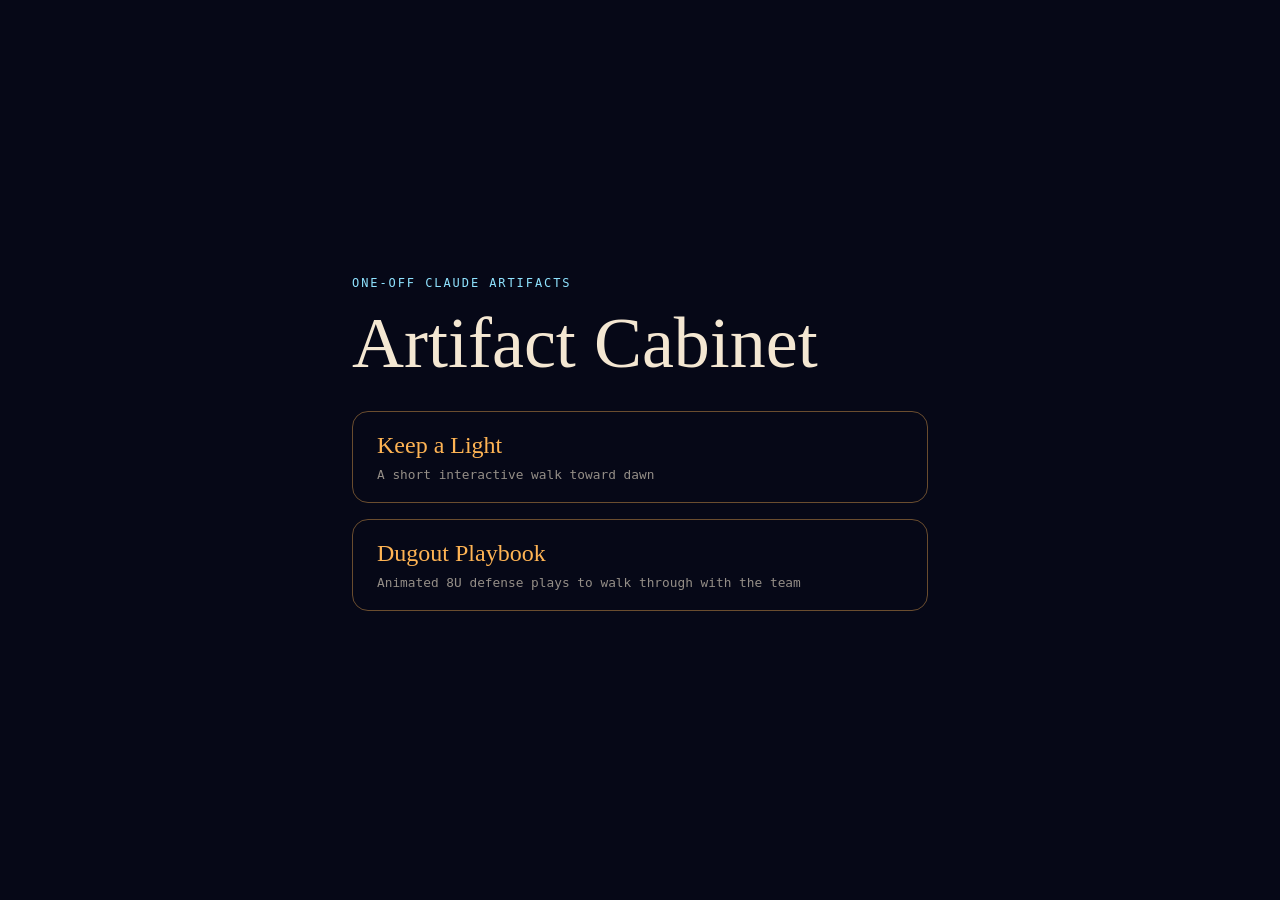
<file: index.html>
<!doctype html>
<html lang="en">
<head>
  <meta charset="utf-8">
  <meta name="viewport" content="width=device-width, initial-scale=1">
  <meta name="theme-color" content="#060817">
  <title>Claude Artifact Cabinet</title>
  <style>
    :root { color-scheme: dark; font-family: Georgia, serif; }
    body { min-height: 100vh; margin: 0; display: grid; place-items: center; background: #060817; color: #f4e7d2; }
    main { width: min(100% - 3rem, 36rem); }
    small { color: #8fe3ff; font: 0.75rem Consolas, monospace; letter-spacing: .16em; text-transform: uppercase; }
    h1 { font-size: clamp(2.5rem, 8vw, 4.5rem); font-weight: normal; line-height: 1; margin: 1rem 0 2rem; }
    a { display: block; margin-bottom: 1rem; padding: 1.25rem 1.5rem; border: 1px solid #ffb45466; border-radius: 1rem; color: #ffb454; text-decoration: none; font-size: 1.5rem; }
    a:hover, a:focus-visible { background: #ffb45418; outline-color: #ffb454; }
    a span { display: block; margin-top: .5rem; color: #f4e7d299; font: .8rem Consolas, monospace; }
  </style>
</head>
<body>
  <main>
    <small>One-off Claude artifacts</small>
    <h1>Artifact Cabinet</h1>
    <a href="./keep-a-light/">Keep a Light <span>A short interactive walk toward dawn</span></a>
    <a href="./dugout/">Dugout Playbook <span>Animated 8U defense plays to walk through with the team</span></a>
  </main>
</body>
</html>
</file>
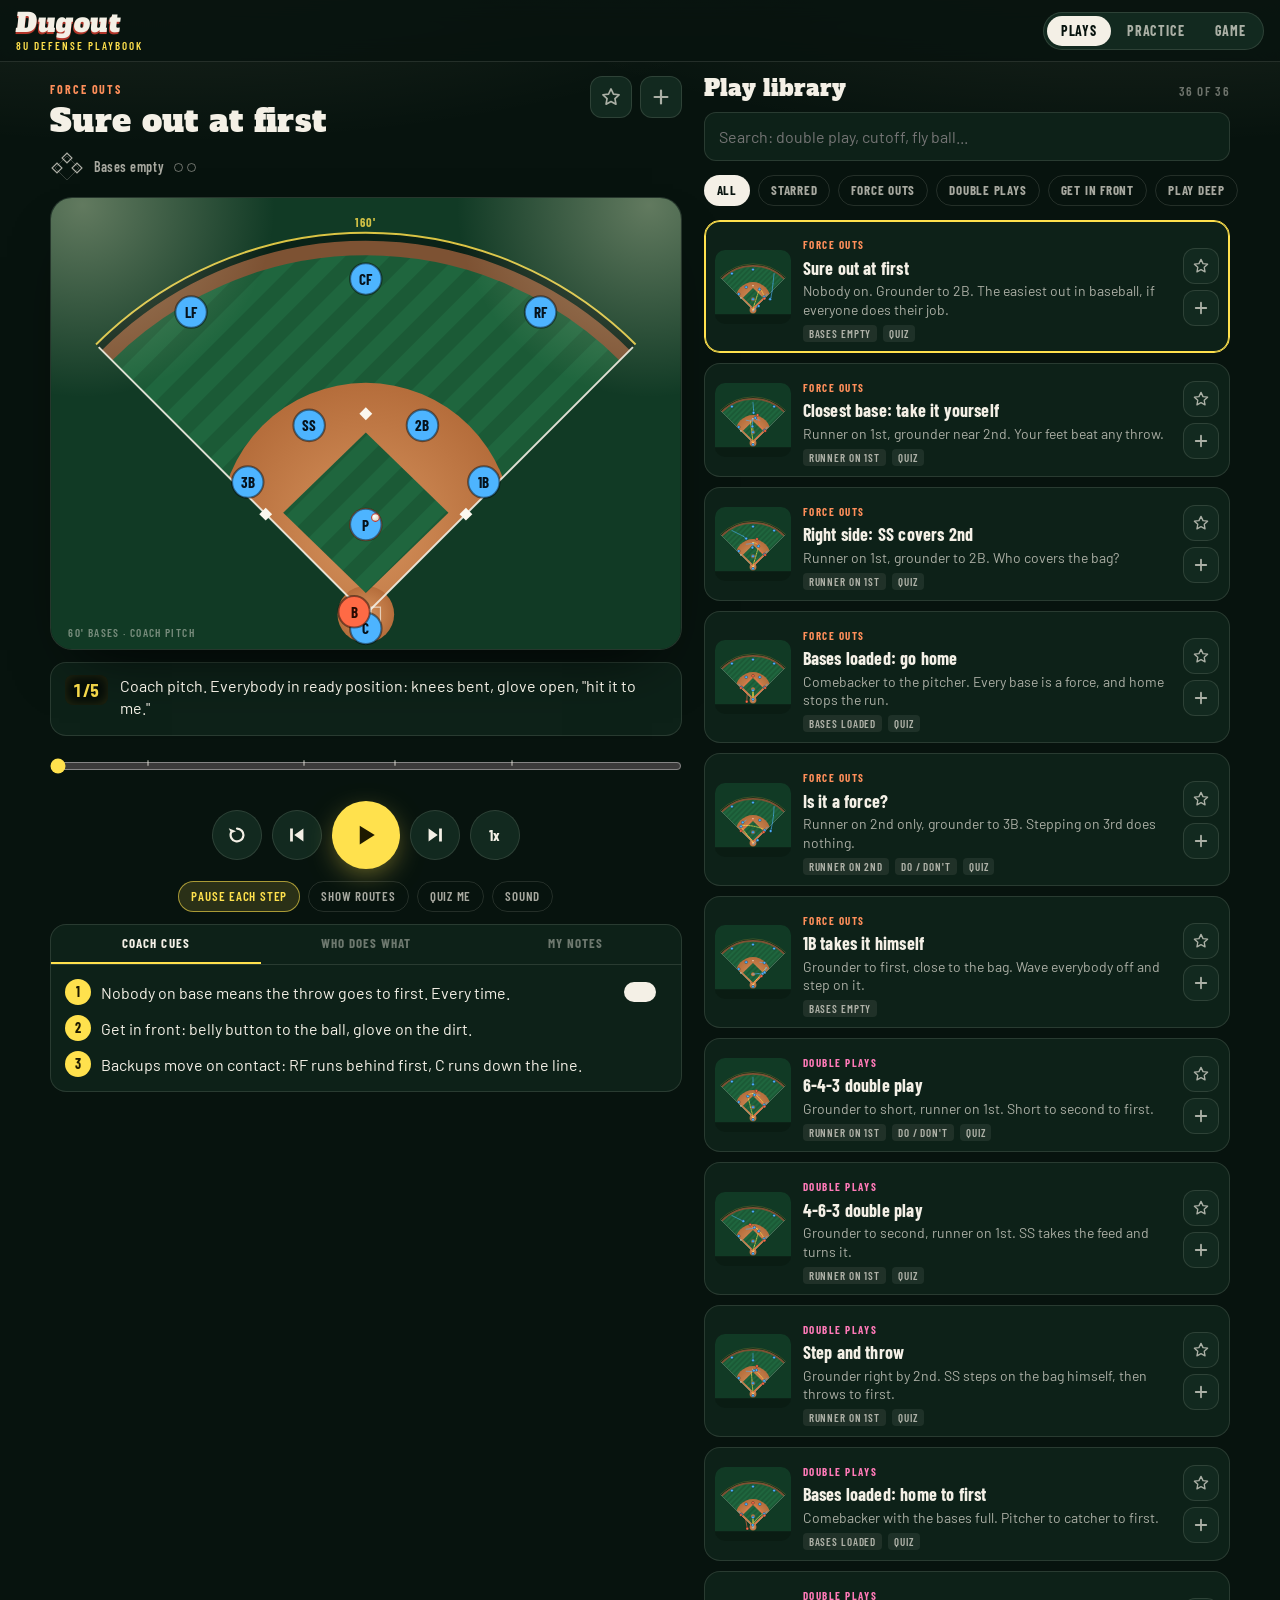
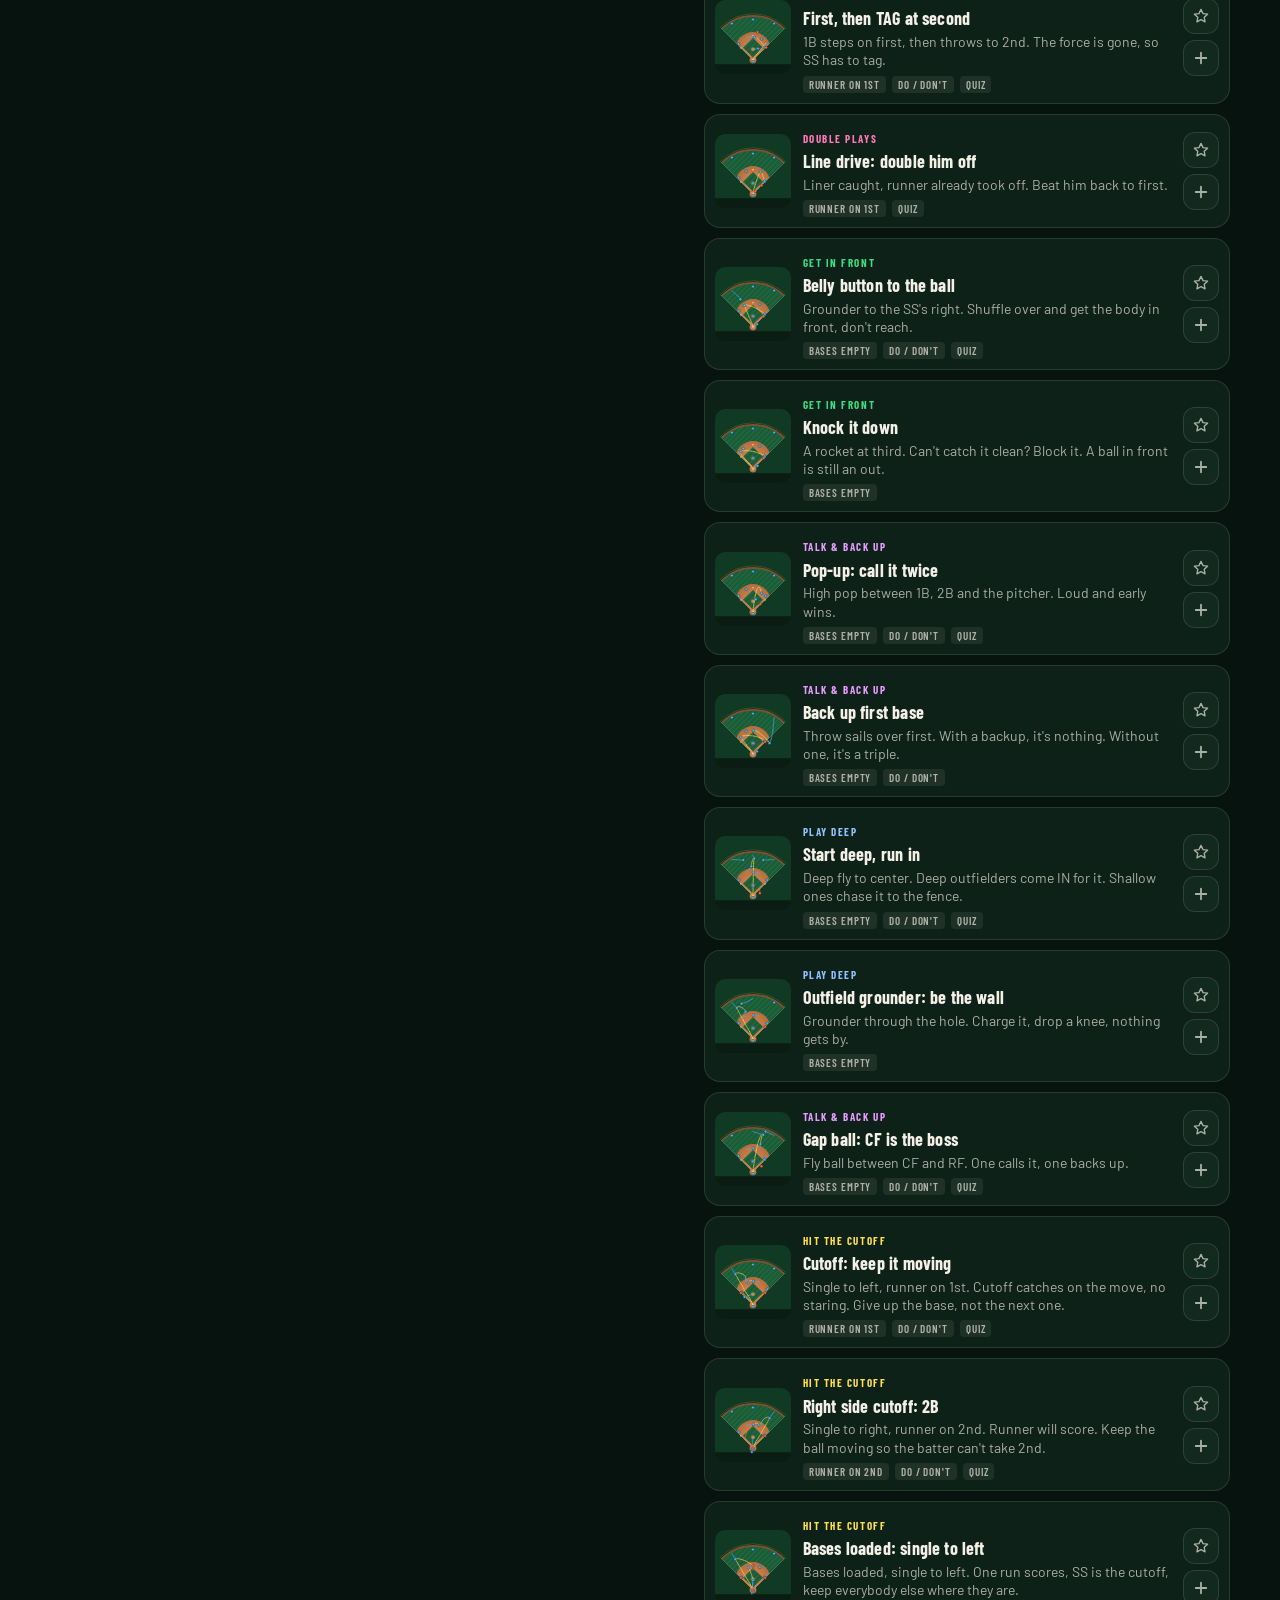
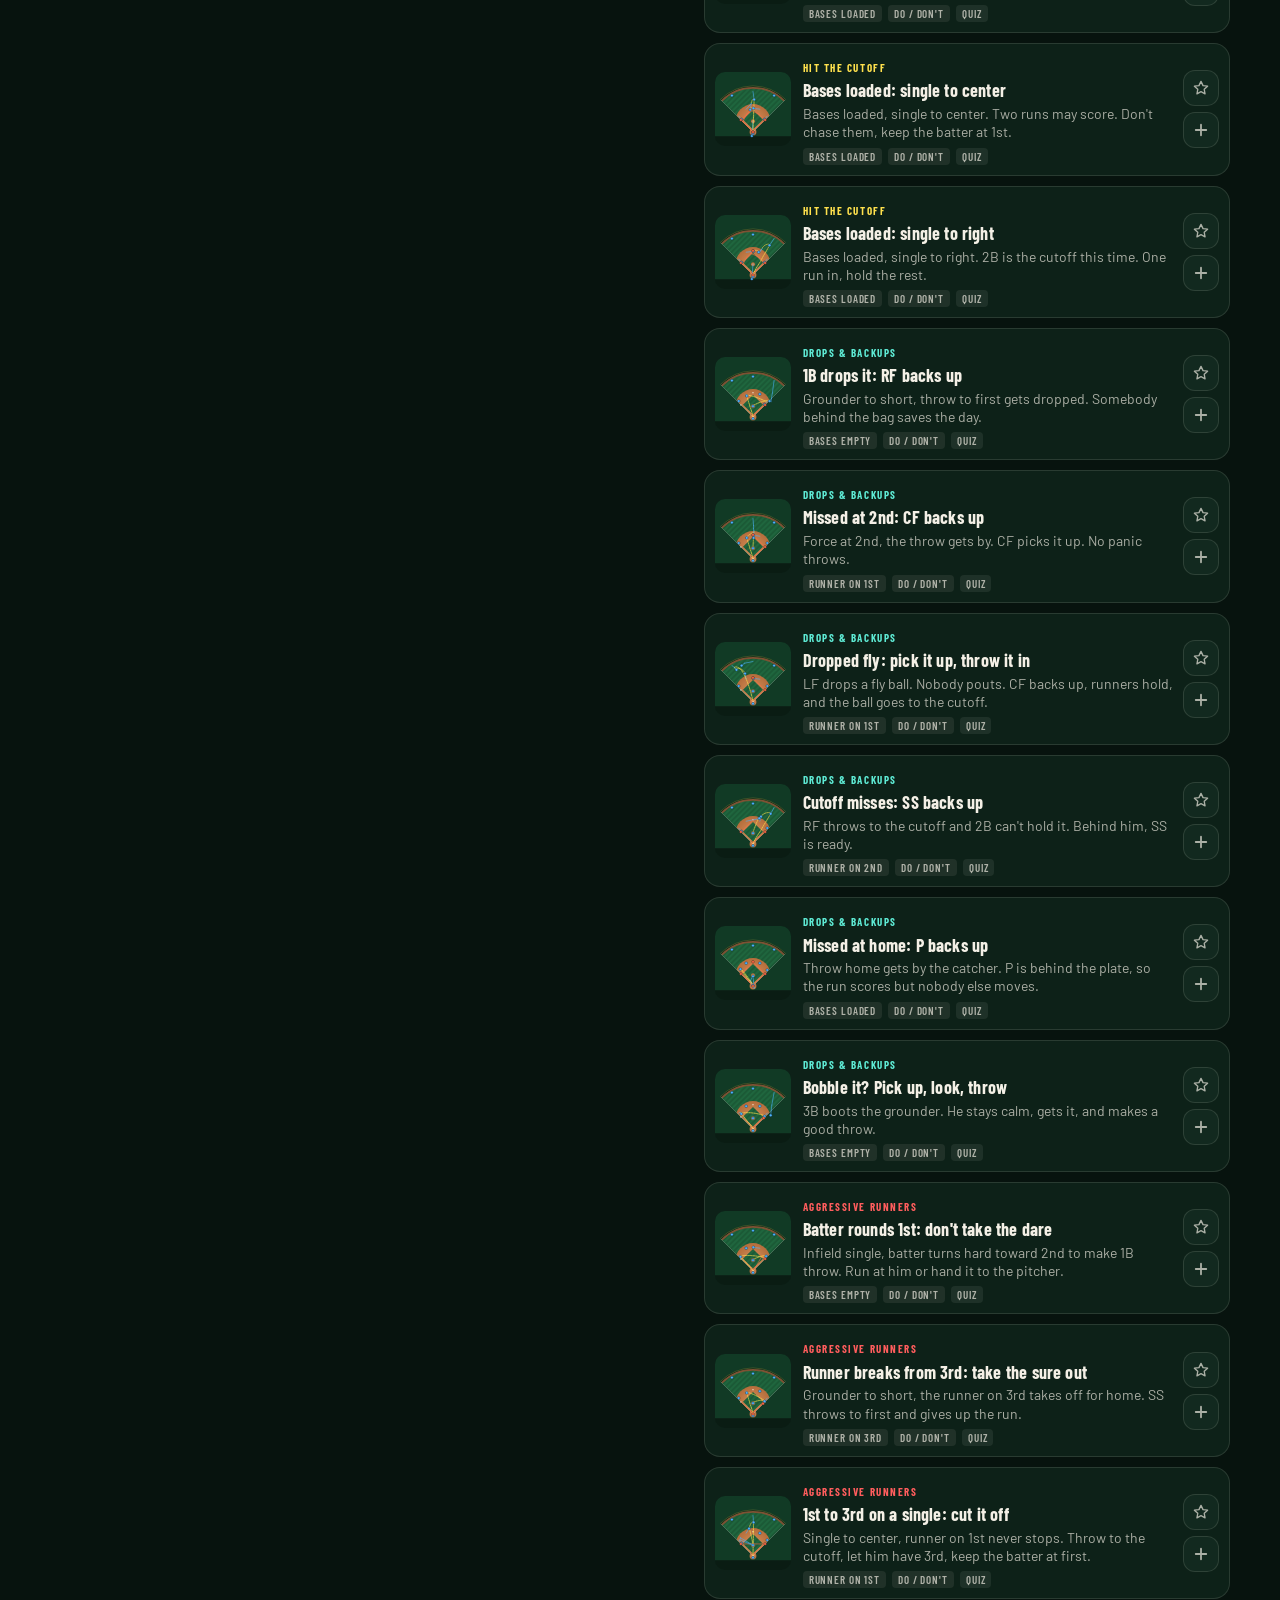
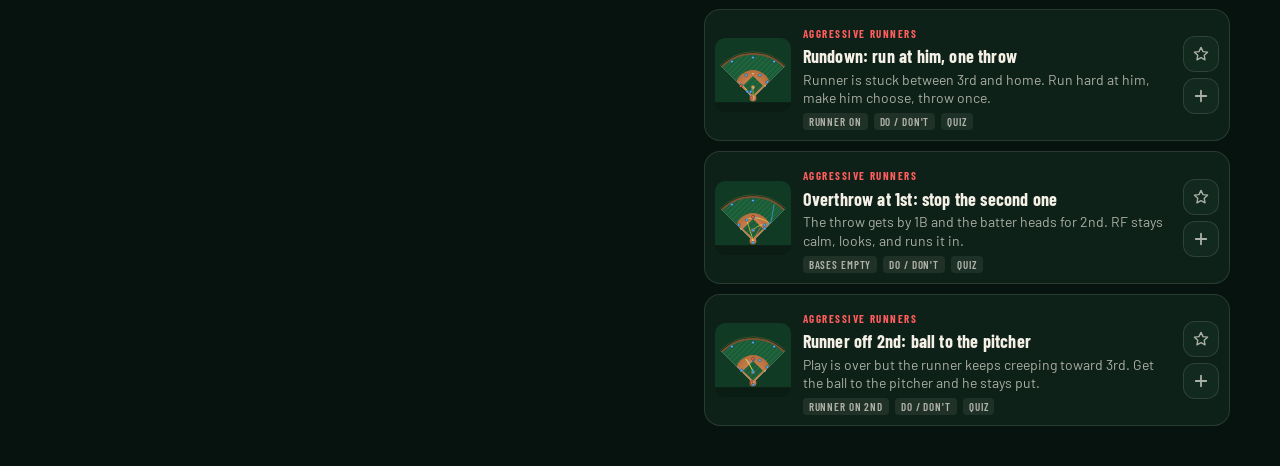
<file: dugout/index.html>
<!doctype html>
<html lang="en">
<head>
<meta charset="utf-8">
<meta name="viewport" content="width=device-width, initial-scale=1, viewport-fit=cover">
<meta name="theme-color" content="#07130e">
<title>Dugout Playbook</title>
<link rel="preconnect" href="https://fonts.googleapis.com">
<link rel="preconnect" href="https://fonts.gstatic.com" crossorigin>
<link rel="stylesheet" href="https://fonts.googleapis.com/css2?family=Alfa+Slab+One&family=Barlow+Condensed:wght@500;600;700&family=Barlow:wght@400;500;600&display=swap">
<link rel="stylesheet" href="styles.css">
</head>
<body>
<svg class="sprite" aria-hidden="true">
  <symbol id="i-play" viewBox="0 0 24 24"><path d="M7 4.5v15l12-7.5z" fill="currentColor"/></symbol>
  <symbol id="i-pause" viewBox="0 0 24 24"><path d="M6.5 4.5h4v15h-4zM13.5 4.5h4v15h-4z" fill="currentColor"/></symbol>
  <symbol id="i-next" viewBox="0 0 24 24"><path d="M5 5v14l10-7zM16.5 5h3v14h-3z" fill="currentColor"/></symbol>
  <symbol id="i-prev" viewBox="0 0 24 24"><path d="M19 5v14L9 12zM4.5 5h3v14h-3z" fill="currentColor"/></symbol>
  <symbol id="i-restart" viewBox="0 0 24 24"><path d="M12 5a7 7 0 1 1-6.6 4.7" fill="none" stroke="currentColor" stroke-width="2.4" stroke-linecap="round"/><path d="M3 4.5 5.6 10l5.4-2.2z" fill="currentColor"/></symbol>
  <symbol id="i-star" viewBox="0 0 24 24"><path d="m12 3.2 2.7 5.6 6.1.8-4.5 4.2 1.1 6-5.4-2.9-5.4 2.9 1.1-6-4.5-4.2 6.1-.8z" fill="var(--star-fill, none)" stroke="currentColor" stroke-width="1.8" stroke-linejoin="round"/></symbol>
  <symbol id="i-plus" viewBox="0 0 24 24"><path d="M12 5v14M5 12h14" stroke="currentColor" stroke-width="2.4" stroke-linecap="round"/></symbol>
  <symbol id="i-check" viewBox="0 0 24 24"><path d="m5 12.5 4.5 4.5L19 7.5" fill="none" stroke="currentColor" stroke-width="2.6" stroke-linecap="round" stroke-linejoin="round"/></symbol>
  <symbol id="i-up" viewBox="0 0 24 24"><path d="m6 14 6-6 6 6" fill="none" stroke="currentColor" stroke-width="2.4" stroke-linecap="round" stroke-linejoin="round"/></symbol>
  <symbol id="i-down" viewBox="0 0 24 24"><path d="m6 10 6 6 6-6" fill="none" stroke="currentColor" stroke-width="2.4" stroke-linecap="round" stroke-linejoin="round"/></symbol>
  <symbol id="i-x" viewBox="0 0 24 24"><path d="M6 6l12 12M18 6 6 18" stroke="currentColor" stroke-width="2.4" stroke-linecap="round"/></symbol>
</svg>

<header class="top">
  <div class="brand">
    <span class="brand-mark">Dugout</span>
    <span class="brand-sub">8U defense playbook</span>
  </div>
  <nav class="tabs" role="tablist" aria-label="Sections">
    <button id="tab-plays" role="tab" aria-selected="true" data-view="plays">Plays</button>
    <button id="tab-practice" role="tab" aria-selected="false" data-view="practice">Practice <span id="plan-count" class="count"></span></button>
    <button id="tab-game" role="tab" aria-selected="false" data-view="game">Game</button>
  </nav>
</header>

<main>
  <section id="view-plays" class="view">
    <div class="stage-col">
      <article class="player" id="player">
        <div class="player-head">
          <div class="title-block">
            <span class="cat-tag" id="p-cat"></span>
            <h1 id="p-title"></h1>
          </div>
          <div class="head-actions">
            <button class="icon-btn" id="p-fav" aria-label="Favorite this play" aria-pressed="false"><svg><use href="#i-star"/></svg></button>
            <button class="icon-btn" id="p-add" aria-label="Add to practice plan"><svg><use href="#i-plus"/></svg></button>
          </div>
        </div>

        <div class="sit-row">
          <div id="p-sit" class="sit"></div>
          <div class="seg" id="p-variant" role="group" aria-label="Right way or wrong way">
            <button data-v="right" aria-pressed="true">Do it</button>
            <button data-v="wrong" aria-pressed="false">Don't</button>
          </div>
        </div>

        <div class="field-wrap" id="field-wrap">
          <svg id="field" viewBox="0 92 360 258" role="img" aria-label="Animated baseball field"></svg>
          <div class="quiz" id="quiz" hidden>
            <div class="quiz-card">
              <span class="quiz-kicker">Freeze! Your call</span>
              <p class="quiz-q" id="quiz-q"></p>
              <div class="quiz-opts" id="quiz-opts"></div>
              <p class="quiz-why" id="quiz-why" hidden></p>
              <button class="btn-go" id="quiz-go" hidden>Run the play <svg><use href="#i-play"/></svg></button>
            </div>
          </div>
          <div class="wrong-banner" id="wrong-banner" hidden>Wrong way</div>
        </div>

        <div class="caption" id="caption" aria-live="polite">
          <span class="step-no" id="step-no">1/1</span>
          <p id="step-say"></p>
        </div>

        <div class="scrub">
          <input type="range" id="scrub" min="0" max="1000" value="0" aria-label="Scrub through the play">
          <div class="ticks" id="ticks"></div>
        </div>

        <div class="controls">
          <button class="ctl" id="c-restart" aria-label="Restart"><svg><use href="#i-restart"/></svg></button>
          <button class="ctl" id="c-prev" aria-label="Previous step"><svg><use href="#i-prev"/></svg></button>
          <button class="ctl ctl-main" id="c-play" aria-label="Play"><svg><use href="#i-play"/></svg></button>
          <button class="ctl" id="c-next" aria-label="Next step"><svg><use href="#i-next"/></svg></button>
          <button class="ctl ctl-speed" id="c-speed" aria-label="Playback speed">1x</button>
        </div>

        <div class="toggles">
          <button class="tog" id="t-coach" aria-pressed="true">Pause each step</button>
          <button class="tog" id="t-routes" aria-pressed="false">Show routes</button>
          <button class="tog" id="t-quiz" aria-pressed="false">Quiz me</button>
          <button class="tog" id="t-sound" aria-pressed="false">Sound</button>
        </div>

        <div class="info">
          <div class="info-tabs" role="tablist" aria-label="Play details">
            <button role="tab" aria-selected="true" data-info="cues">Coach cues</button>
            <button role="tab" aria-selected="false" data-info="jobs">Who does what</button>
            <button role="tab" aria-selected="false" data-info="notes">My notes</button>
          </div>
          <div class="info-pane" id="info-cues"><ul class="cues" id="cues"></ul></div>
          <div class="info-pane" id="info-jobs" hidden>
            <div class="pos-grid" id="pos-grid"></div>
            <p class="job-text" id="job-text">Tap a position (or a player on the field) to see their job.</p>
          </div>
          <div class="info-pane" id="info-notes" hidden>
            <label class="sr" for="notes">Notes for this play</label>
            <textarea id="notes" rows="4" placeholder="Who needs reps on this? What to say at practice..."></textarea>
            <span class="saved" id="notes-saved">Saved on this phone</span>
          </div>
        </div>
      </article>
    </div>

    <div class="lib-col">
      <div class="lib-head">
        <h2>Play library</h2>
        <span id="lib-count" class="lib-count"></span>
      </div>
      <label class="sr" for="search">Search plays</label>
      <input type="search" id="search" class="search" placeholder="Search: double play, cutoff, fly ball...">
      <div class="chips" id="cats" role="group" aria-label="Filter by category"></div>
      <ol class="lib" id="lib"></ol>
    </div>
  </section>

  <section id="view-practice" class="view" hidden>
    <div class="plan">
      <div class="plan-head">
        <label class="sr" for="plan-title">Practice name</label>
        <input id="plan-title" class="plan-title" value="Next practice">
        <div class="plan-total"><b id="plan-min">0</b><span>min</span></div>
      </div>
      <div class="plan-progress"><div id="plan-bar"></div></div>
      <ol class="plan-list" id="plan-list"></ol>
      <p class="plan-empty" id="plan-empty">No plays queued. Tap <b>+</b> on any play to add it here.</p>
      <form class="plan-add" id="plan-add">
        <label class="sr" for="drill-text">Add a drill</label>
        <input id="drill-text" placeholder="Add a drill: throwing lines, tee work...">
        <button class="btn-go" type="submit"><svg><use href="#i-plus"/></svg>Add</button>
      </form>
      <label class="plan-notes-label" for="plan-notes">Practice notes</label>
      <textarea id="plan-notes" rows="4" placeholder="Stations, helpers, who's catching..."></textarea>
      <div class="plan-foot">
        <button class="btn-ghost" id="plan-reset">Uncheck all</button>
        <button class="btn-ghost danger" id="plan-clear">Clear plan</button>
      </div>
    </div>
  </section>

  <section id="view-game" class="view" hidden>
    <div class="game">
      <div class="game-main">
        <div class="board-wrap"><table class="board" id="g-board"></table></div>
        <div class="g-status">
          <div class="sit" id="g-sit"></div>
          <div class="g-clock">
            <span class="g-clock-label">Game clock</span>
            <b id="g-clock">0:00</b>
            <div class="g-clock-bar"><i id="g-clock-bar"></i></div>
          </div>
        </div>
        <div class="g-limit" id="g-limit"></div>
        <div class="field-wrap">
          <svg id="g-field" role="img" aria-label="Animated game simulation"></svg>
          <div class="g-final" id="g-final" hidden>
            <span class="g-final-kicker" id="g-final-reason">Final</span>
            <b id="g-final-score"></b>
            <button class="btn-go" id="g-final-new">New game</button>
          </div>
        </div>
        <div class="caption" aria-live="polite">
          <span class="step-no" id="g-ab">AB</span>
          <p id="g-say"></p>
        </div>
        <button class="learn" id="g-learn" hidden></button>
        <div class="controls">
          <button class="ctl" id="g-replay" aria-label="Replay this at-bat"><svg><use href="#i-restart"/></svg></button>
          <button class="ctl ctl-main" id="g-play" aria-label="Play"><svg><use href="#i-play"/></svg></button>
          <button class="ctl" id="g-next" aria-label="Next at-bat"><svg><use href="#i-next"/></svg></button>
          <button class="ctl ctl-speed" id="g-speed" aria-label="Game speed">1x</button>
        </div>
        <div class="toggles">
          <button class="tog" id="g-hold" aria-pressed="false">Pause after each at-bat</button>
          <button class="tog" id="g-sound" aria-pressed="false">Sound</button>
          <button class="tog" id="g-skip">Sim to the end</button>
        </div>
      </div>

      <div class="game-side">
        <details class="g-setup" id="g-setup">
          <summary>Game setup</summary>
          <form id="g-form" class="g-form">
            <label>Our team<input id="gs-us" maxlength="18"></label>
            <label>Opponent<input id="gs-them" maxlength="18"></label>
            <label>We are<select id="gs-home"><option value="home">Home (bat 2nd)</option><option value="away">Away (bat 1st)</option></select></label>
            <label>Innings<select id="gs-innings"><option>3</option><option>4</option><option>5</option><option>6</option></select></label>
            <label>Run limit per half<select id="gs-limit"><option value="3">3</option><option value="4">4</option><option value="5">5</option><option value="6">6</option><option value="0">None</option></select></label>
            <label>Time limit<select id="gs-time"><option value="60">1:00</option><option value="75">1:15</option><option value="90">1:30</option><option value="0">None</option></select></label>
            <label>Our level<select id="gs-us-level"><option value="rookie">Rookie</option><option value="solid">Solid</option><option value="sharp">Sharp</option></select></label>
            <label>Their level<select id="gs-them-level"><option value="rookie">Rookie</option><option value="solid">Solid</option><option value="sharp">Sharp</option></select></label>
            <label class="wide">Our batting order <span>one name per line, optional</span><textarea id="gs-roster" rows="4" placeholder="Mason&#10;Eli&#10;Jax"></textarea></label>
            <p class="g-rule wide">No new inning starts after the time limit. The home team skips its last at-bat if it's already ahead.</p>
            <button class="btn-go wide" type="submit" id="gs-start">Start new game</button>
          </form>
        </details>
        <div class="lib-head"><h2>Play-by-play</h2><span class="lib-count" id="g-count"></span></div>
        <ol class="g-log" id="g-log"></ol>
      </div>
    </div>
  </section>
</main>

<div class="toast" id="toast" role="status"></div>

<script src="field.js"></script>
<script src="engine.js"></script>
<script src="render.js"></script>
<script src="plays-kit.js"></script>
<script src="plays-force.js"></script>
<script src="plays-double.js"></script>
<script src="plays-infield.js"></script>
<script src="plays-outfield.js"></script>
<script src="plays-drops.js"></script>
<script src="plays-hustle.js"></script>
<script src="store.js"></script>
<script src="sfx.js"></script>
<script src="player.js"></script>
<script src="library.js"></script>
<script src="practice.js"></script>
<script src="sim-rules.js"></script>
<script src="sim-anim.js"></script>
<script src="sim-game.js"></script>
<script src="sim-view.js"></script>
<script src="app.js"></script>
</body>
</html>
</file>
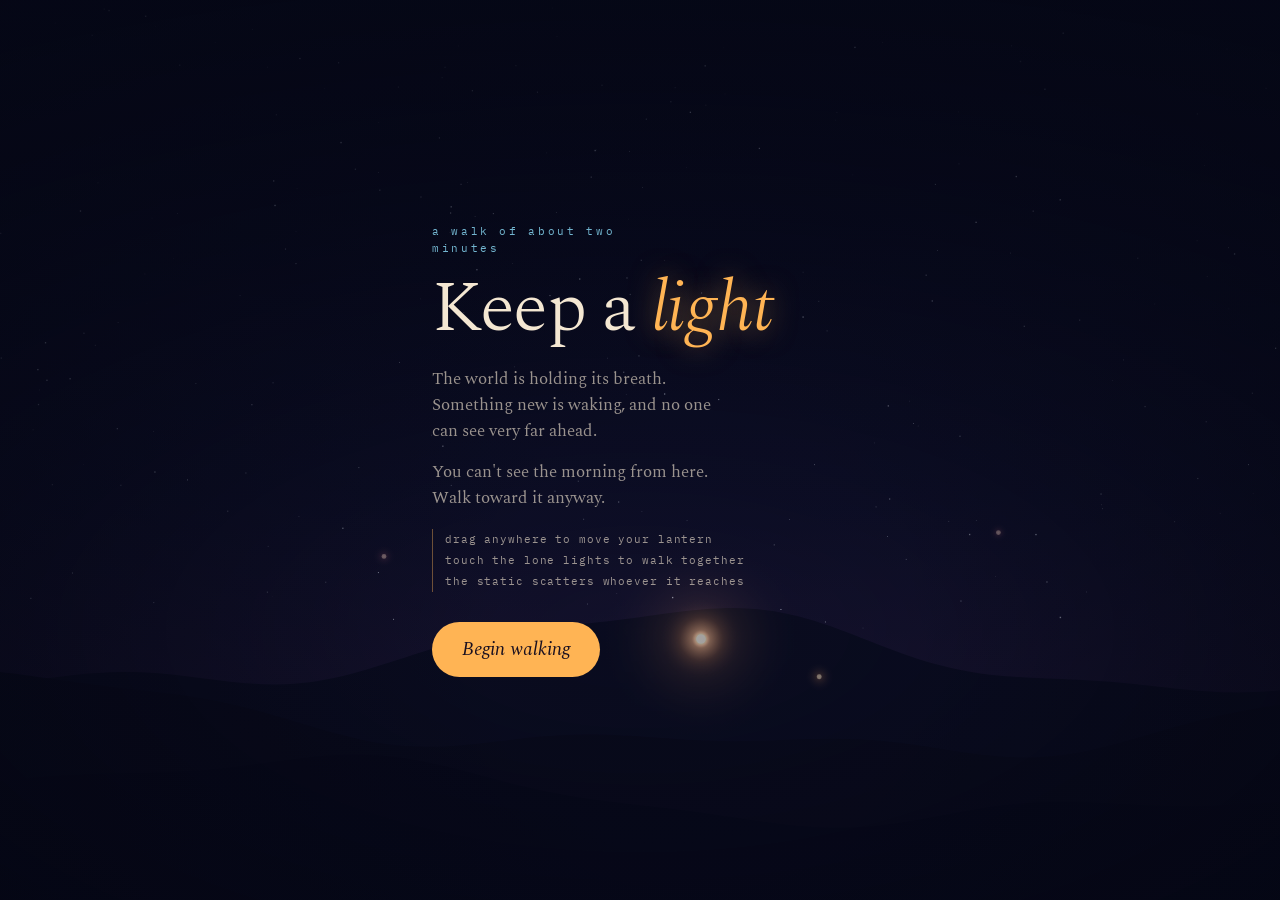
<file: keep-a-light/index.html>
<!doctype html>
<html lang="en">
<head>
<meta charset="utf-8">
<meta name="viewport" content="width=device-width, initial-scale=1, viewport-fit=cover">
<meta name="theme-color" content="#060817">
<title>Keep a Light</title>
<link rel="preconnect" href="https://fonts.googleapis.com">
<link rel="preconnect" href="https://fonts.gstatic.com" crossorigin>
<link rel="stylesheet" href="https://fonts.googleapis.com/css2?family=Spectral:ital,wght@0,300;0,500;1,300;1,400&family=IBM+Plex+Mono:wght@400;500&display=swap">
<style>
  *, *::before, *::after { box-sizing: border-box; }
  body { margin: 0; }
  :root {
    color-scheme: dark;
    --night: #060817;
    --ink: #f4e7d2;
    --ink-dim: rgba(244, 231, 210, 0.62);
    --ember: #ffb454;
    --ember-deep: #e0782f;
    --static: #8fe3ff;
    --serif: "Spectral", "Iowan Old Style", "Palatino Linotype", Georgia, serif;
    --mono: "IBM Plex Mono", ui-monospace, "SF Mono", Menlo, Consolas, monospace;
  }
  html, body { height: 100%; }
  body {
    background: var(--night);
    color: var(--ink);
    overflow: hidden;
    overscroll-behavior: none;
    touch-action: none;
    -webkit-user-select: none;
    user-select: none;
    -webkit-tap-highlight-color: transparent;
    font-family: var(--serif);
  }
  #stage {
    position: fixed;
    inset: 0;
    width: 100%;
    height: 100%;
    display: block;
    cursor: none;
  }
  .hud {
    position: fixed;
    top: 0;
    left: 0;
    right: 0;
    padding: calc(env(safe-area-inset-top, 0px) + 14px) 16px 0;
    display: flex;
    justify-content: space-between;
    align-items: center;
    font-family: var(--mono);
    font-size: 11px;
    letter-spacing: 0.14em;
    text-transform: lowercase;
    color: var(--ink-dim);
    pointer-events: none;
    z-index: 3;
    transition: opacity 1.2s ease;
  }
  .hud .count { font-variant-numeric: tabular-nums; }
  .hud .count b { color: var(--ember); font-weight: 500; }
  .hud button {
    pointer-events: auto;
    font: inherit;
    letter-spacing: inherit;
    color: inherit;
    background: none;
    border: 1px solid rgba(244, 231, 210, 0.18);
    border-radius: 999px;
    padding: 6px 12px;
    cursor: pointer;
  }
  .hud button:focus-visible, .card button:focus-visible {
    outline: 2px solid var(--ember);
    outline-offset: 3px;
  }
  .dawnbar {
    position: fixed;
    left: 16px;
    right: 16px;
    bottom: calc(env(safe-area-inset-bottom, 0px) + 18px);
    display: grid;
    grid-template-columns: auto 1fr auto;
    gap: 10px;
    align-items: center;
    font-family: var(--mono);
    font-size: 10px;
    letter-spacing: 0.16em;
    color: var(--ink-dim);
    pointer-events: none;
    z-index: 3;
    transition: opacity 1.2s ease;
  }
  .dawnbar .track {
    height: 1px;
    background: rgba(244, 231, 210, 0.16);
    position: relative;
  }
  .dawnbar .fill {
    position: absolute;
    left: 0;
    top: -1px;
    height: 3px;
    width: 0%;
    border-radius: 2px;
    background: linear-gradient(90deg, rgba(255, 180, 84, 0.2), var(--ember));
    box-shadow: 0 0 10px rgba(255, 180, 84, 0.7);
  }
  #line {
    position: fixed;
    left: 0;
    right: 0;
    top: 21%;
    padding-inline: 24px;
    text-align: center;
    font-family: var(--serif);
    font-style: italic;
    font-weight: 300;
    font-size: clamp(20px, 5.4vw, 30px);
    line-height: 1.35;
    text-wrap: balance;
    color: var(--ink);
    text-shadow: 0 0 24px rgba(6, 8, 23, 0.9), 0 0 2px rgba(6, 8, 23, 0.8);
    opacity: 0;
    transform: translateY(6px);
    transition: opacity 1.1s ease, transform 1.4s ease;
    pointer-events: none;
    z-index: 2;
    max-width: 30ch;
    margin-inline: auto;
  }
  #line.on { opacity: 1; transform: translateY(0); }
  #whisper {
    position: fixed;
    left: 0;
    right: 0;
    text-align: center;
    font-family: var(--mono);
    font-size: 11px;
    letter-spacing: 0.3em;
    color: var(--ember);
    opacity: 0;
    transition: opacity 0.5s ease;
    pointer-events: none;
    z-index: 2;
  }
  #whisper.on { opacity: 0.9; }
  .card {
    position: fixed;
    inset: 0;
    display: flex;
    flex-direction: column;
    justify-content: center;
    padding-inline: 28px;
    padding-block: calc(env(safe-area-inset-top, 0px) + 32px) calc(env(safe-area-inset-bottom, 0px) + 32px);
    z-index: 4;
    background: radial-gradient(120% 80% at 50% 70%, rgba(6, 8, 23, 0.35), rgba(6, 8, 23, 0.85));
    transition: opacity 1.4s ease;
  }
  .card.gone { opacity: 0; pointer-events: none; }
  .card .inner { max-width: 26rem; margin-inline: auto; width: 100%; }
  .card .eyebrow {
    font-family: var(--mono);
    font-size: 11px;
    letter-spacing: 0.24em;
    color: var(--static);
    opacity: 0.8;
    margin: 0 0 18px;
  }
  .card h1 {
    font-family: var(--serif);
    font-weight: 300;
    font-size: clamp(46px, 14vw, 72px);
    line-height: 0.95;
    letter-spacing: -0.02em;
    margin: 0 0 22px;
    text-wrap: balance;
  }
  .card h1 em {
    font-style: italic;
    color: var(--ember);
    text-shadow: 0 0 28px rgba(255, 180, 84, 0.55);
  }
  .card p {
    font-size: 17px;
    line-height: 1.55;
    color: var(--ink-dim);
    margin: 0 0 14px;
    max-width: 34ch;
  }
  .card .how {
    font-family: var(--mono);
    font-size: 11px;
    letter-spacing: 0.08em;
    line-height: 1.9;
    color: var(--ink-dim);
    margin: 18px 0 30px;
    padding-left: 12px;
    border-left: 1px solid rgba(255, 180, 84, 0.4);
  }
  .card .begin {
    align-self: flex-start;
    font-family: var(--serif);
    font-size: 19px;
    font-style: italic;
    color: #1a1020;
    background: var(--ember);
    border: 0;
    border-radius: 999px;
    padding: 13px 30px;
    cursor: pointer;
    box-shadow: 0 0 0 0 rgba(255, 180, 84, 0.55);
    animation: breathe 4.8s ease-in-out infinite;
  }
  @keyframes breathe {
    0%, 100% { box-shadow: 0 0 0 0 rgba(255, 180, 84, 0.45); }
    50% { box-shadow: 0 0 0 14px rgba(255, 180, 84, 0); }
  }
  .card .stats {
    font-family: var(--mono);
    font-size: 12px;
    letter-spacing: 0.06em;
    line-height: 2;
    color: var(--ink-dim);
    margin: 8px 0 30px;
    font-variant-numeric: tabular-nums;
  }
  .card .stats b { color: var(--ember); font-weight: 500; }
  .end h1 { color: #fff4e4; }
  @media (prefers-reduced-motion: reduce) {
    .card .begin { animation: none; }
    #line { transition: opacity 0.6s ease; transform: none; }
  }
</style>
</head>
<body>
<canvas id="stage" aria-label="A night landscape. You carry a lantern through drifting static, gathering other lights."></canvas>
<div class="hud" id="hud" style="opacity:0">
  <span class="count" id="count">lights <b>1</b></span>
  <button type="button" id="mute" aria-pressed="false">sound on</button>
</div>
<div class="dawnbar" id="dawnbar" style="opacity:0" aria-hidden="true">
  <span>night</span>
  <div class="track"><div class="fill" id="fill"></div></div>
  <span>dawn</span>
</div>
<div id="line" role="status" aria-live="polite"></div>
<div id="whisper" aria-hidden="true"></div>
<section class="card" id="intro">
  <div class="inner">
    <p class="eyebrow">a walk of about two minutes</p>
    <h1>Keep a <em>light</em></h1>
    <p>The world is holding its breath. Something new is waking, and no one can see very far ahead.</p>
    <p>You can't see the morning from here. Walk toward it anyway.</p>
    <div class="how">
      drag anywhere to move your lantern<br>
      touch the lone lights to walk together<br>
      the static scatters whoever it reaches
    </div>
    <button type="button" class="begin" id="begin">Begin walking</button>
  </div>
</section>
<section class="card end gone" id="end" aria-live="polite">
  <div class="inner">
    <p class="eyebrow" style="color:var(--ember)">morning</p>
    <h1>We are still here.</h1>
    <p id="endText">Nobody knew how the night would end. You kept walking anyway.</p>
    <div class="stats" id="endStats"></div>
    <button type="button" class="begin" id="again">Walk again</button>
  </div>
</section>
<script>
(() => {
  const canvas = document.getElementById('stage');
  const ctx = canvas.getContext('2d');
  const $ = (id) => document.getElementById(id);
  const hud = $('hud'), dawnbar = $('dawnbar'), fill = $('fill'), countEl = $('count');
  const lineEl = $('line'), whisperEl = $('whisper');
  const introCard = $('intro'), endCard = $('end');
  const reduced = window.matchMedia('(prefers-reduced-motion: reduce)').matches;

  let W = 0, H = 0, DPR = 1;
  function resize() {
    DPR = Math.min(window.devicePixelRatio || 1, 2);
    W = window.innerWidth;
    H = window.innerHeight;
    canvas.width = Math.round(W * DPR);
    canvas.height = Math.round(H * DPR);
    ctx.setTransform(DPR, 0, 0, DPR, 0, 0);
    if (lead) { lead.x = clamp(lead.x, 20, W - 20); lead.y = clamp(lead.y, topBound(), bottomBound()); }
  }

  const clamp = (v, a, b) => Math.max(a, Math.min(b, v));
  const lerp = (a, b, t) => a + (b - a) * t;
  const rand = (a, b) => a + Math.random() * (b - a);
  const smooth = (a, b, x) => { const t = clamp((x - a) / (b - a), 0, 1); return t * t * (3 - 2 * t); };
  const hexToRgb = (h) => [parseInt(h.slice(1, 3), 16), parseInt(h.slice(3, 5), 16), parseInt(h.slice(5, 7), 16)];
  const mix = (a, b, t) => {
    const A = hexToRgb(a), B = hexToRgb(b);
    return `rgb(${Math.round(lerp(A[0], B[0], t))},${Math.round(lerp(A[1], B[1], t))},${Math.round(lerp(A[2], B[2], t))})`;
  };
  const topBound = () => Math.max(70, H * 0.12);
  const bottomBound = () => H - Math.max(64, H * 0.1);

  function makeGlow(inner, outer) {
    const s = 128, c = document.createElement('canvas');
    c.width = c.height = s;
    const g = c.getContext('2d');
    const grad = g.createRadialGradient(s / 2, s / 2, 0, s / 2, s / 2, s / 2);
    grad.addColorStop(0, inner);
    grad.addColorStop(0.22, outer);
    grad.addColorStop(1, 'rgba(0,0,0,0)');
    g.fillStyle = grad;
    g.fillRect(0, 0, s, s);
    return c;
  }
  const glowWarm = makeGlow('rgba(255,236,200,1)', 'rgba(255,160,70,0.35)');
  const glowRose = makeGlow('rgba(255,220,210,1)', 'rgba(255,120,110,0.3)');
  const glowCold = makeGlow('rgba(200,245,255,0.8)', 'rgba(120,220,255,0.18)');
  const glowGold = makeGlow('rgba(255,245,215,1)', 'rgba(255,200,120,0.35)');

  let phase = 'intro';
  let lead = null;
  let chain = [], lones = [], shards = [], particles = [], stars = [], rain = [];
  let progress = 0, worldX = 0, clock = 0, dawnClock = 0;
  let spawnShard = 0, spawnLone = 0, invuln = 0, shake = 0;
  let stats = { gathered: 0, scattered: 0, kept: 0, most: 0 };
  let lineIdx = 0;
  const hills = [0, 1, 2].map((i) => ({
    speed: [0.08, 0.18, 0.34][i],
    base: [0.74, 0.8, 0.88][i],
    amp: [0.07, 0.06, 0.05][i],
    night: ['#0c0e24', '#0a0b1d', '#07081a'][i],
    dawn: ['#6d5170', '#4e3a58', '#2c2138'][i],
    ph: [rand(0, 6), rand(0, 6), rand(0, 6), rand(0, 6)],
  }));
  const LINES = [
    { at: 0.015, text: 'Everyone was holding their breath.' },
    { at: 0.11, text: 'Something new was waking, and no one knew what it would want.' },
    { at: 0.22, text: 'It is hard to see far in the dark.' },
    { at: 0.32, text: 'So look for the ones near you.' },
    { at: 0.44, text: 'We have stood at edges like this before.' },
    { at: 0.54, text: 'Fire. Fever. Flood. The bomb. The long winters.' },
    { at: 0.66, text: 'We never knew how it would end. We kept walking anyway.' },
    { at: 0.79, text: 'Nobody carries a light alone for long.' },
    { at: 0.92, text: 'Look.' },
  ];
  const WHISPERS = ['still here', 'keep going', 'one more step', 'breathe', 'not yet'];
  const GLYPHS = '01?#%/<>{}=_!'.split('');

  function reset() {
    lead = { x: W * 0.3, y: H * 0.55, tx: W * 0.3, ty: H * 0.55, flicker: 0 };
    chain = []; lones = []; shards = []; particles = []; rain = [];
    progress = 0; worldX = 0; clock = 0; dawnClock = 0;
    spawnShard = 2.5; spawnLone = 0.6; invuln = 0; shake = 0;
    stats = { gathered: 0, scattered: 0, kept: 0, most: 0 };
    lineIdx = 0;
    stars = Array.from({ length: Math.round((W * H) / 5200) }, () => ({
      x: Math.random(), y: Math.random() * 0.7, r: rand(0.4, 1.4), tw: rand(0, 6), sp: rand(0.6, 1.8),
    }));
    for (let i = 0; i < 2; i++) lones.push(makeLone(W * (0.62 + i * 0.22), H * (0.45 + i * 0.12)));
  }
  function makeLone(x, y) {
    const rose = Math.random() < 0.25;
    return { x, y, vx: -rand(28, 52), bob: rand(0, 6), rose, dim: 1 };
  }
  function makeShard() {
    const storm = stormLevel();
    const size = rand(10, 20) * (1 + storm * 0.4);
    const y = rand(topBound(), bottomBound());
    const rects = Array.from({ length: 4 + Math.floor(Math.random() * 4) }, () => ({
      ox: rand(-size, size), oy: rand(-size * 0.7, size * 0.7), w: rand(3, size * 1.1), h: rand(1.5, 4),
    }));
    return {
      x: W + 40, y, vx: -rand(110, 170) * (0.85 + storm * 0.9) * clamp(W / 700, 0.75, 1.3),
      wob: rand(0, 6), wobA: rand(8, 30) * storm, size, rects,
      glyph: Math.random() < 0.45 ? GLYPHS[Math.floor(Math.random() * GLYPHS.length)] : null,
      gold: 0, vy: 0, seek: storm > 0.55 && Math.random() < 0.35,
    };
  }
  function stormLevel() {
    return smooth(0.03, 0.62, progress) * (1 - smooth(0.82, 0.97, progress));
  }

  let pointerDown = false, pointerType = 'mouse';
  const keys = new Set();
  function setTarget(e) {
    const off = pointerType === 'touch' ? 64 : 0;
    lead.tx = clamp(e.clientX, 20, W - 20);
    lead.ty = clamp(e.clientY - off, topBound(), bottomBound());
  }
  canvas.addEventListener('pointerdown', (e) => {
    if (phase !== 'play') return;
    pointerDown = true; pointerType = e.pointerType; setTarget(e);
  });
  window.addEventListener('pointermove', (e) => {
    if (phase !== 'play') return;
    if (e.pointerType === 'mouse' || pointerDown) { pointerType = e.pointerType; setTarget(e); }
  });
  window.addEventListener('pointerup', () => { pointerDown = false; });
  window.addEventListener('pointercancel', () => { pointerDown = false; });
  window.addEventListener('keydown', (e) => {
    if (['ArrowUp', 'ArrowDown', 'ArrowLeft', 'ArrowRight', 'w', 'a', 's', 'd'].includes(e.key)) { keys.add(e.key); e.preventDefault(); }
  });
  window.addEventListener('keyup', (e) => keys.delete(e.key));

  let audio = null, muted = false;
  function startAudio() {
    try {
      const AC = window.AudioContext || window.webkitAudioContext;
      if (!AC) return;
      const ac = new AC();
      const master = ac.createGain(); master.gain.value = 0.0; master.connect(ac.destination);
      master.gain.linearRampToValueAtTime(muted ? 0 : 0.5, ac.currentTime + 3);
      const lp = ac.createBiquadFilter(); lp.type = 'lowpass'; lp.frequency.value = 500; lp.connect(master);
      const notes = [73.42, 110, 146.83];
      const oscs = notes.map((f, i) => {
        const o = ac.createOscillator(); o.type = i === 0 ? 'sine' : 'triangle'; o.frequency.value = f;
        const g = ac.createGain(); g.gain.value = [0.22, 0.08, 0.05][i];
        o.connect(g); g.connect(lp); o.start(); return { o, g };
      });
      const third = ac.createOscillator(); third.type = 'sine'; third.frequency.value = 185;
      const thirdG = ac.createGain(); thirdG.gain.value = 0; third.connect(thirdG); thirdG.connect(lp); third.start();
      audio = { ac, master, lp, oscs, thirdG };
    } catch (_) { audio = null; }
  }
  function updateAudio() {
    if (!audio) return;
    const t = audio.ac.currentTime;
    const warmth = smooth(0.75, 1, progress) + Math.min(chain.length, 12) / 40;
    audio.lp.frequency.setTargetAtTime(380 + warmth * 1400 - stormLevel() * 120, t, 0.8);
    audio.thirdG.gain.setTargetAtTime(Math.min(0.07, chain.length * 0.006) + smooth(0.85, 1, progress) * 0.05, t, 1.2);
  }
  function chime(freq, dur = 1.6, vol = 0.12) {
    if (!audio || muted) return;
    const { ac, master } = audio, t = ac.currentTime;
    const o = ac.createOscillator(); o.type = 'sine'; o.frequency.value = freq;
    const g = ac.createGain(); g.gain.setValueAtTime(0, t); g.gain.linearRampToValueAtTime(vol, t + 0.02);
    g.gain.exponentialRampToValueAtTime(0.0001, t + dur);
    o.connect(g); g.connect(master); o.start(t); o.stop(t + dur + 0.1);
  }
  function hush() {
    if (!audio || muted) return;
    const { ac, master } = audio, t = ac.currentTime;
    const len = Math.floor(ac.sampleRate * 0.35);
    const buf = ac.createBuffer(1, len, ac.sampleRate);
    const d = buf.getChannelData(0);
    for (let i = 0; i < len; i++) d[i] = (Math.random() * 2 - 1) * (1 - i / len);
    const src = ac.createBufferSource(); src.buffer = buf;
    const bp = ac.createBiquadFilter(); bp.type = 'bandpass'; bp.frequency.value = 2400; bp.Q.value = 2;
    const g = ac.createGain(); g.gain.value = 0.18;
    src.connect(bp); bp.connect(g); g.connect(master); src.start(t);
  }
  const PENTA = [293.66, 329.63, 369.99, 440, 493.88, 587.33, 659.25, 739.99];
  $('mute').addEventListener('click', () => {
    muted = !muted;
    $('mute').textContent = muted ? 'sound off' : 'sound on';
    $('mute').setAttribute('aria-pressed', String(muted));
    if (audio) audio.master.gain.setTargetAtTime(muted ? 0 : 0.5, audio.ac.currentTime, 0.3);
  });

  let lineTimer = null;
  function showLine(text, hold = 4.2) {
    lineEl.textContent = text;
    lineEl.classList.add('on');
    clearTimeout(lineTimer);
    lineTimer = setTimeout(() => lineEl.classList.remove('on'), hold * 1000);
  }
  let whisperTimer = null;
  function whisper(text) {
    whisperEl.textContent = text;
    whisperEl.style.top = `${clamp(lead.y + 34, 0, H - 30)}px`;
    whisperEl.classList.add('on');
    clearTimeout(whisperTimer);
    whisperTimer = setTimeout(() => whisperEl.classList.remove('on'), 1600);
  }
  function burst(x, y, n, kind) {
    for (let i = 0; i < n; i++) {
      const a = rand(0, Math.PI * 2), s = rand(20, kind === 'static' ? 180 : 90);
      particles.push({ x, y, vx: Math.cos(a) * s, vy: Math.sin(a) * s, life: rand(0.5, 1.2), max: 1.2, kind });
    }
  }

  function update(dt) {
    clock += dt;
    const playing = phase === 'play';
    const storm = playing ? stormLevel() : 0;
    if (keys.size) {
      const sp = 260 * dt;
      if (keys.has('ArrowLeft') || keys.has('a')) lead.tx -= sp;
      if (keys.has('ArrowRight') || keys.has('d')) lead.tx += sp;
      if (keys.has('ArrowUp') || keys.has('w')) lead.ty -= sp;
      if (keys.has('ArrowDown') || keys.has('s')) lead.ty += sp;
      lead.tx = clamp(lead.tx, 20, W - 20); lead.ty = clamp(lead.ty, topBound(), bottomBound());
    }
    const k = Math.min(1, dt * (lead.flicker > 0 ? 4 : 9));
    lead.x += (lead.tx - lead.x) * k;
    lead.y += (lead.ty - lead.y) * k;
    lead.flicker = Math.max(0, lead.flicker - dt);
    const pace = playing ? (0.7 + 0.08 * Math.min(chain.length, 10)) * (lead.flicker > 0 ? 0.5 : 1) : 0.6;
    worldX += dt * 60 * pace;
    if (playing) {
      progress = Math.min(1, progress + (dt / 150) * pace);
      fill.style.width = `${(progress * 100).toFixed(2)}%`;
      if (lineIdx < LINES.length && progress >= LINES[lineIdx].at) {
        showLine(LINES[lineIdx].text, lineIdx === LINES.length - 1 ? 3 : 4.6);
        lineIdx++;
      }
      if (progress >= 1) beginDawn();
    }
    if (phase === 'dawn') dawnClock += dt;

    const gap = 17;
    for (let i = 0; i < chain.length; i++) {
      const f = chain[i], prev = i === 0 ? lead : chain[i - 1];
      f.x -= (18 + storm * 30) * dt;
      f.y += Math.sin(clock * 1.7 + i) * 6 * dt;
      const dx = f.x - prev.x, dy = f.y - prev.y, d = Math.hypot(dx, dy) || 1;
      if (d > gap) { f.x = prev.x + (dx / d) * gap; f.y = prev.y + (dy / d) * gap; }
    }
    if (playing) {
      spawnLone -= dt;
      if (spawnLone <= 0) {
        lones.push(makeLone(W + 20, rand(topBound(), bottomBound())));
        spawnLone = rand(1.4, 2.6) * (1 + chain.length * 0.03);
      }
    }
    for (let i = lones.length - 1; i >= 0; i--) {
      const l = lones[i];
      l.x += l.vx * dt;
      l.y += Math.sin(clock * 1.3 + l.bob) * 10 * dt;
      l.dim = Math.min(1, l.dim + dt * 0.5);
      if (l.x < -40) { lones.splice(i, 1); continue; }
      let joined = false;
      if (phase !== 'intro') {
        const walkers = [lead, ...chain];
        for (const w of walkers) {
          if (Math.hypot(w.x - l.x, w.y - l.y) < 26) { joined = true; break; }
        }
      }
      if (joined && chain.length < 48) {
        lones.splice(i, 1);
        chain.push({ x: l.x, y: l.y, rose: l.rose, born: clock });
        stats.gathered++;
        stats.most = Math.max(stats.most, chain.length + 1);
        burst(l.x, l.y, 10, 'warm');
        chime(PENTA[Math.min(PENTA.length - 1, Math.floor(chain.length / 2) % PENTA.length)], 2.2, 0.1);
      }
    }
    if (playing) {
      spawnShard -= dt;
      if (spawnShard <= 0) {
        shards.push(makeShard());
        spawnShard = lerp(1.7, 0.34, storm) * rand(0.7, 1.3) * clamp(700 / W, 0.7, 1.2);
      }
    }
    invuln = Math.max(0, invuln - dt);
    for (let i = shards.length - 1; i >= 0; i--) {
      const s = shards[i];
      if (s.gold > 0) {
        s.gold = Math.min(1, s.gold + dt * 0.5);
        s.vx = lerp(s.vx, -12, dt * 1.5);
        s.vy = lerp(s.vy, -30, dt * 0.8);
        s.x += s.vx * dt; s.y += s.vy * dt;
        if (s.y < -40) shards.splice(i, 1);
        continue;
      }
      s.x += s.vx * dt;
      s.y += Math.cos(clock * 2 + s.wob) * s.wobA * dt;
      if (s.seek) s.y += clamp(lead.y - s.y, -1, 1) * 22 * dt;
      if (s.x < -60) { shards.splice(i, 1); continue; }
      if (!playing || invuln > 0) continue;
      const walkers = [lead, ...chain];
      for (let w = 0; w < walkers.length; w++) {
        const p = walkers[w];
        if (Math.hypot(p.x - s.x, p.y - s.y) < s.size * 0.6 + 8) {
          hit(s);
          shards.splice(i, 1);
          break;
        }
      }
    }
    for (let i = particles.length - 1; i >= 0; i--) {
      const p = particles[i];
      p.x += p.vx * dt; p.y += p.vy * dt;
      p.vx *= 1 - dt * 2; p.vy *= 1 - dt * 2;
      if (p.kind === 'warm' || p.kind === 'ember') p.vy -= 12 * dt;
      p.life -= dt;
      if (p.life <= 0) particles.splice(i, 1);
    }
    if (Math.random() < dt * (8 + chain.length)) {
      const src = chain.length && Math.random() < 0.6 ? chain[Math.floor(Math.random() * chain.length)] : lead;
      particles.push({ x: src.x + rand(-3, 3), y: src.y, vx: rand(-30, -10), vy: rand(-26, -6), life: rand(0.8, 1.6), max: 1.6, kind: 'ember' });
    }
    if (Math.random() < dt * (2 + storm * 40)) rain.push({ x: rand(0, W), y: -20, len: rand(20, 80), v: rand(180, 380), a: rand(0.05, 0.22) });
    for (let i = rain.length - 1; i >= 0; i--) {
      rain[i].y += rain[i].v * dt;
      if (rain[i].y > H * 0.85) rain.splice(i, 1);
    }
    shake = Math.max(0, shake - dt * 3);
    countEl.innerHTML = `lights <b>${chain.length + 1}</b>`;
    updateAudio();
    if (phase === 'dawn' && dawnClock > 7.5 && endCard.classList.contains('gone')) showEnd();
  }

  function hit(s) {
    burst(s.x, s.y, 14, 'static');
    hush();
    invuln = 0.9;
    shake = reduced ? 0 : 0.5;
    if (chain.length) {
      const f = chain.pop();
      const l = makeLone(f.x, f.y);
      l.rose = f.rose; l.vx = -rand(55, 80); l.dim = 0.25;
      lones.push(l);
      stats.scattered++;
    } else {
      lead.flicker = 1.4;
      stats.kept++;
      whisper(WHISPERS[stats.kept % WHISPERS.length]);
    }
  }
  function beginDawn() {
    phase = 'dawn';
    dawnClock = 0;
    shards.forEach((s) => { s.gold = 0.01; });
    lones.forEach((l) => chain.push({ x: l.x, y: l.y, rose: l.rose, born: clock }));
    stats.gathered += lones.length;
    lones = [];
    stats.most = Math.max(stats.most, chain.length + 1);
    setTimeout(() => showLine('Breathe out.', 4), 2600);
    [0, 0.4, 0.8, 1.4].forEach((d, i) => setTimeout(() => chime(PENTA[[0, 2, 3, 5][i]], 3.2, 0.09), 1800 + d * 1000));
  }
  function showEnd() {
    const n = chain.length + 1;
    $('endText').textContent = stats.scattered > 0
      ? 'Nobody knew how the night would end. People were scattered, and found again. You kept walking anyway.'
      : 'Nobody knew how the night would end. You kept walking anyway, and nobody walked alone.';
    $('endStats').innerHTML =
      `lights at sunrise&nbsp; <b>${n}</b><br>` +
      `found in the dark&nbsp;&nbsp; <b>${stats.gathered}</b><br>` +
      `scattered, then&nbsp;&nbsp;&nbsp;&nbsp; <b>${stats.scattered}</b><br>` +
      `times you kept on&nbsp;&nbsp; <b>${stats.kept}</b>`;
    endCard.classList.remove('gone');
    hud.style.opacity = 0; dawnbar.style.opacity = 0;
    phase = 'end';
  }

  function draw() {
    const dawn = phase === 'dawn' || phase === 'end'
      ? clamp(smooth(0.72, 1, progress) * 0.55 + smooth(0, 6, dawnClock) * 0.45 + (phase === 'end' ? 0.45 : 0), 0, 1)
      : smooth(0.72, 1, progress) * 0.55;
    const storm = phase === 'play' ? stormLevel() : 0;
    ctx.save();
    if (shake > 0) ctx.translate(rand(-4, 4) * shake, rand(-4, 4) * shake);
    const sky = ctx.createLinearGradient(0, 0, 0, H);
    sky.addColorStop(0, mix('#05071a', '#3c5a8e', dawn));
    sky.addColorStop(0.55, mix('#11122f', '#c98f94', dawn));
    sky.addColorStop(0.85, mix('#231a3d', '#f7c58c', dawn));
    ctx.fillStyle = sky;
    ctx.fillRect(-10, -10, W + 20, H + 20);
    if (dawn > 0.05) {
      const sy = lerp(H * 0.95, H * 0.66, dawn);
      const sr = Math.min(W, H) * 0.16;
      ctx.globalCompositeOperation = 'lighter';
      ctx.globalAlpha = dawn * 0.9;
      ctx.drawImage(glowGold, W * 0.62 - sr * 3, sy - sr * 3, sr * 6, sr * 6);
      ctx.globalAlpha = 1;
      ctx.globalCompositeOperation = 'source-over';
    }
    for (const s of stars) {
      const a = (0.35 + 0.65 * Math.abs(Math.sin(clock * s.sp + s.tw))) * (1 - dawn * 0.95) * (1 - storm * 0.5);
      if (a < 0.02) continue;
      ctx.fillStyle = `rgba(230,236,255,${a.toFixed(3)})`;
      ctx.fillRect(((s.x * W - worldX * 0.02) % W + W) % W, s.y * H, s.r, s.r);
    }
    ctx.lineWidth = 1;
    for (const r of rain) {
      ctx.strokeStyle = `rgba(143,227,255,${(r.a * (1 - dawn)).toFixed(3)})`;
      ctx.beginPath(); ctx.moveTo(r.x, r.y); ctx.lineTo(r.x, r.y + r.len); ctx.stroke();
    }
    for (const h of hills) {
      ctx.fillStyle = mix(h.night, h.dawn, dawn);
      ctx.beginPath();
      ctx.moveTo(-10, H + 10);
      const off = worldX * h.speed;
      for (let x = -10; x <= W + 10; x += 8) {
        const u = (x + off) / 260;
        const y = H * h.base
          - H * h.amp * (Math.sin(u + h.ph[0]) * 0.6 + Math.sin(u * 2.3 + h.ph[1]) * 0.3 + Math.sin(u * 5.1 + h.ph[2]) * 0.1);
        ctx.lineTo(x, y);
      }
      ctx.lineTo(W + 10, H + 10);
      ctx.closePath();
      ctx.fill();
    }
    ctx.globalCompositeOperation = 'lighter';
    for (const l of lones) {
      const pulse = 0.55 + 0.25 * Math.sin(clock * 2.2 + l.bob);
      const r = 26 * pulse;
      ctx.globalAlpha = 0.55 * l.dim;
      ctx.drawImage(l.rose ? glowRose : glowWarm, l.x - r, l.y - r, r * 2, r * 2);
    }
    for (let i = chain.length - 1; i >= 0; i--) {
      const f = chain[i];
      const age = Math.min(1, (clock - f.born) * 2);
      const r = (30 + Math.sin(clock * 3 + i) * 3) * (0.8 + age * 0.2);
      ctx.globalAlpha = 0.85;
      ctx.drawImage(f.rose ? glowRose : glowWarm, f.x - r, f.y - r, r * 2, r * 2);
    }
    const shared = Math.min(chain.length, 16);
    if (shared > 1) {
      let cx = lead.x, cy = lead.y;
      chain.forEach((f) => { cx += f.x; cy += f.y; });
      cx /= chain.length + 1; cy /= chain.length + 1;
      const R = 60 + shared * 14;
      ctx.globalAlpha = 0.12 + shared * 0.01;
      ctx.drawImage(glowWarm, cx - R, cy - R, R * 2, R * 2);
    }
    const flick = lead.flicker > 0 ? 0.35 + Math.random() * 0.5 : 1;
    const LR = (44 + Math.sin(clock * 2.4) * 4) * flick * (invuln > 0 && phase === 'play' ? 0.85 + Math.random() * 0.2 : 1);
    ctx.globalAlpha = 1;
    ctx.drawImage(glowWarm, lead.x - LR, lead.y - LR, LR * 2, LR * 2);
    ctx.globalAlpha = 0.5 * flick;
    ctx.drawImage(glowWarm, lead.x - LR * 2.4, lead.y - LR * 2.4, LR * 4.8, LR * 4.8);
    for (const p of particles) {
      const a = clamp(p.life / p.max, 0, 1);
      if (p.kind === 'static') {
        ctx.globalAlpha = a * 0.8;
        ctx.fillStyle = '#9fe9ff';
        ctx.fillRect(p.x, p.y, 3, 1.5);
      } else {
        ctx.globalAlpha = a * (p.kind === 'warm' ? 0.9 : 0.6);
        ctx.fillStyle = '#ffc47a';
        ctx.fillRect(p.x, p.y, 1.8, 1.8);
      }
    }
    ctx.font = '500 13px "IBM Plex Mono", ui-monospace, monospace';
    ctx.textAlign = 'center';
    ctx.textBaseline = 'middle';
    for (const s of shards) {
      if (s.gold > 0) {
        const r = lerp(s.size * 1.6, 10, s.gold);
        ctx.globalAlpha = 0.4 + 0.5 * s.gold;
        ctx.drawImage(glowGold, s.x - r, s.y - r, r * 2, r * 2);
        ctx.globalAlpha = 1 - s.gold;
        ctx.fillStyle = '#ffe2b0';
        for (const q of s.rects) ctx.fillRect(s.x + q.ox * (1 - s.gold), s.y + q.oy * (1 - s.gold), q.w * (1 - s.gold) + 1, q.h);
        continue;
      }
      const jitter = reduced ? 0 : 1;
      const r = s.size * 2.2;
      ctx.globalAlpha = 0.35;
      ctx.drawImage(glowCold, s.x - r, s.y - r, r * 2, r * 2);
      ctx.fillStyle = '#a7ecff';
      for (const q of s.rects) {
        ctx.globalAlpha = 0.25 + Math.random() * 0.55 * jitter + (1 - jitter) * 0.4;
        const jx = (Math.random() < 0.15 ? rand(-6, 6) : 0) * jitter;
        ctx.fillRect(s.x + q.ox + jx, s.y + q.oy, q.w, q.h);
      }
      if (s.glyph) {
        ctx.globalAlpha = 0.7;
        ctx.fillStyle = '#e4fbff';
        ctx.fillText(s.glyph, s.x + (Math.random() < 0.1 ? rand(-3, 3) * jitter : 0), s.y);
      }
    }
    ctx.globalCompositeOperation = 'source-over';
    for (const l of lones) {
      ctx.globalAlpha = 0.5 * l.dim + 0.2;
      ctx.fillStyle = l.rose ? '#ffd8cc' : '#ffe8c4';
      ctx.beginPath(); ctx.arc(l.x, l.y, 2.4, 0, Math.PI * 2); ctx.fill();
    }
    for (const f of chain) {
      ctx.globalAlpha = 1;
      ctx.fillStyle = f.rose ? '#fff0ea' : '#fff4dc';
      ctx.beginPath(); ctx.arc(f.x, f.y, 3, 0, Math.PI * 2); ctx.fill();
    }
    ctx.globalAlpha = flick;
    ctx.fillStyle = '#fffaf0';
    ctx.beginPath(); ctx.arc(lead.x, lead.y, 4.6, 0, Math.PI * 2); ctx.fill();
    ctx.globalAlpha = 1;
    const breath = reduced ? 0 : Math.sin(clock * 0.9) * 0.04;
    const vr = Math.max(W, H) * (0.62 + breath - storm * 0.12 + dawn * 0.4);
    const vg = ctx.createRadialGradient(lead.x, lead.y, vr * 0.25, W / 2, H / 2, vr);
    vg.addColorStop(0, 'rgba(3,4,14,0)');
    vg.addColorStop(1, `rgba(3,4,14,${(0.75 - dawn * 0.7).toFixed(3)})`);
    ctx.fillStyle = vg;
    ctx.fillRect(-10, -10, W + 20, H + 20);
    ctx.restore();
  }

  let last = performance.now();
  function frame(now) {
    const dt = Math.min(0.05, (now - last) / 1000);
    last = now;
    if (phase === 'intro') {
      clock += dt; worldX += dt * 30;
      lead.x = W * 0.5 + Math.sin(clock * 0.4) * W * 0.08;
      lead.y = H * 0.7 + Math.sin(clock * 0.7) * 10;
      lead.tx = lead.x; lead.ty = lead.y;
      for (const l of lones) { l.y += Math.sin(clock * 1.3 + l.bob) * 8 * dt; }
    } else {
      update(dt);
    }
    draw();
    requestAnimationFrame(frame);
  }
  function begin() {
    if (!audio) startAudio();
    else if (audio.ac.state === 'suspended') audio.ac.resume();
    reset();
    phase = 'play';
    introCard.classList.add('gone');
    endCard.classList.add('gone');
    hud.style.opacity = 1; dawnbar.style.opacity = 1;
    fill.style.width = '0%';
    try { navigator.wakeLock && navigator.wakeLock.request('screen').catch(() => {}); } catch (_) {}
  }
  $('begin').addEventListener('click', begin);
  $('again').addEventListener('click', begin);
  window.addEventListener('resize', resize);
  resize();
  reset();
  lones = [makeLone(W * 0.3, H * 0.62), makeLone(W * 0.78, H * 0.58), makeLone(W * 0.64, H * 0.76)];
  requestAnimationFrame(frame);
})();
</script>
</body>
</html>
</file>
<file: dugout/styles.css>
/* single look on purpose: a night game under the lights */
:root {
  color-scheme: dark;
  --night: #07130e;
  --board: #0d2118;
  --board-2: #12291f;
  --line: rgba(244, 240, 230, 0.12);
  --chalk: #f4f0e6;
  --chalk-2: rgba(244, 240, 230, 0.68);
  --chalk-3: rgba(244, 240, 230, 0.42);
  --optic: #ffe14d;
  --clay: #cf8750;
  --def: #4db4ff;
  --off: #ff6a45;
  --out: #ff4d3d;
  --safe: #3ddc84;
  --display: "Alfa Slab One", "Rockwell", "Roboto Slab", Georgia, serif;
  --label: "Barlow Condensed", "Arial Narrow", "Roboto Condensed", system-ui, sans-serif;
  --body: "Barlow", system-ui, -apple-system, "Segoe UI", sans-serif;
  --radius: 16px;
}

*, *::before, *::after { box-sizing: border-box; }
html { -webkit-text-size-adjust: 100%; }
body {
  margin: 0;
  min-height: 100%;
  color: var(--chalk);
  font: 16px/1.45 var(--body);
  background:
    radial-gradient(90% 40% at 12% -8%, rgba(255, 244, 200, 0.10), transparent 60%),
    radial-gradient(90% 40% at 88% -8%, rgba(255, 244, 200, 0.10), transparent 60%),
    var(--night);
  background-attachment: fixed;
  -webkit-tap-highlight-color: transparent;
  padding-inline: 16px;
  padding-block: 0 40px;
}
button, input, textarea { font: inherit; color: inherit; }
button { cursor: pointer; border: 0; background: none; padding: 0; }
:focus-visible { outline: 2px solid var(--optic); outline-offset: 2px; }
[hidden] { display: none !important; }
.sprite { display: none; }
.sr { position: absolute; width: 1px; height: 1px; overflow: hidden; clip: rect(0 0 0 0); white-space: nowrap; }
svg { flex: none; }

/* header */
.top {
  position: sticky;
  top: env(safe-area-inset-top, 0px);
  z-index: 20;
  display: flex;
  align-items: center;
  justify-content: space-between;
  gap: 12px;
  margin-inline: -16px;
  padding: 10px 16px;
  background: rgba(7, 19, 14, 0.86);
  backdrop-filter: blur(12px);
  -webkit-backdrop-filter: blur(12px);
  border-bottom: 1px solid var(--line);
}
.brand { display: flex; flex-direction: column; line-height: 1; }
.brand-mark {
  font: 26px/1 var(--display);
  letter-spacing: 0.02em;
  color: var(--chalk);
  text-shadow: 0 2px 0 #b3362a, 0 3px 0 #0b1a12;
  transform: skew(-6deg);
}
.brand-sub {
  margin-top: 4px;
  font: 600 11px/1 var(--label);
  letter-spacing: 0.18em;
  text-transform: uppercase;
  color: var(--optic);
}
.tabs { display: flex; padding: 3px; gap: 2px; border-radius: 999px; background: var(--board-2); border: 1px solid var(--line); }
.tabs button {
  padding: 8px 14px;
  border-radius: 999px;
  font: 700 14px/1 var(--label);
  letter-spacing: 0.06em;
  text-transform: uppercase;
  color: var(--chalk-2);
  transition: background 0.2s, color 0.2s;
}
.tabs button[aria-selected="true"] { background: var(--chalk); color: var(--night); }
.count:empty { display: none; }
.count { display: inline-grid; place-items: center; min-width: 18px; height: 18px; margin-left: 4px; padding: 0 5px; border-radius: 9px; background: var(--off); color: #fff; font-size: 11px; }

main { max-width: 1180px; margin: 0 auto; padding-top: 14px; }

/* plays layout */
#view-plays { display: grid; grid-template-columns: minmax(0, 1fr); gap: 22px; }
@media (min-width: 920px) {
  #view-plays { grid-template-columns: minmax(0, 1.2fr) minmax(0, 1fr); align-items: start; }
  .stage-col { position: sticky; top: calc(env(safe-area-inset-top, 0px) + 76px); }
}

.player { display: grid; gap: 12px; }
.player-head { display: flex; align-items: flex-start; justify-content: space-between; gap: 12px; }
.title-block { min-width: 0; }
.cat-tag {
  display: inline-block;
  font: 700 12px/1 var(--label);
  letter-spacing: 0.16em;
  text-transform: uppercase;
  color: var(--cat, var(--optic));
}
h1 {
  margin: 6px 0 0;
  font: 26px/1.05 var(--display);
  letter-spacing: 0.01em;
  text-wrap: balance;
}
.head-actions { display: flex; gap: 8px; }
.icon-btn {
  display: grid; place-items: center;
  width: 42px; height: 42px;
  border-radius: 12px;
  background: var(--board-2);
  border: 1px solid var(--line);
  color: var(--chalk-2);
  transition: transform 0.15s, color 0.2s, background 0.2s;
}
.icon-btn svg { width: 22px; height: 22px; }
.icon-btn:active { transform: scale(0.9); }
.icon-btn[aria-pressed="true"] { color: var(--optic); --star-fill: var(--optic); }
.icon-btn.pop { animation: pop 0.45s cubic-bezier(.2, 1.8, .4, 1); }
@keyframes pop { 50% { transform: scale(1.35) rotate(-12deg); } }

.sit-row { display: flex; align-items: center; justify-content: space-between; gap: 10px; flex-wrap: wrap; }
.sit { display: flex; align-items: center; gap: 10px; font: 600 14px/1.2 var(--label); letter-spacing: 0.04em; color: var(--chalk-2); }
.sit svg { width: 34px; height: 34px; }
.outs { display: flex; gap: 4px; align-items: center; }
.outs i { width: 9px; height: 9px; border-radius: 50%; border: 1.5px solid var(--chalk-3); }
.outs i.on { background: var(--out); border-color: var(--out); }
.seg { display: flex; padding: 3px; border-radius: 10px; background: var(--board-2); border: 1px solid var(--line); }
.seg button { padding: 6px 12px; border-radius: 7px; font: 700 13px/1 var(--label); letter-spacing: 0.08em; text-transform: uppercase; color: var(--chalk-2); }
.seg button[aria-pressed="true"][data-v="right"] { background: var(--safe); color: #04210f; }
.seg button[aria-pressed="true"][data-v="wrong"] { background: var(--out); color: #fff; }

/* field */
.field-wrap {
  position: relative;
  border-radius: 22px;
  overflow: hidden;
  background: #0a1c13;
  border: 1px solid var(--line);
  box-shadow: 0 30px 60px -30px rgba(0, 0, 0, 0.8), inset 0 0 0 1px rgba(255, 255, 255, 0.03);
}
.field-wrap.is-wrong { border-color: rgba(255, 77, 61, 0.55); }
#field { display: block; width: 100%; height: auto; max-width: 100%; touch-action: manipulation; }
.wrong-banner {
  position: absolute; top: 10px; left: 10px;
  padding: 5px 10px; border-radius: 6px;
  background: var(--out); color: #fff;
  font: 700 12px/1 var(--label); letter-spacing: 0.16em; text-transform: uppercase;
  transform: rotate(-3deg);
}

/* svg actors */
.tok { cursor: pointer; }
.tok .body { stroke: rgba(0, 0, 0, 0.45); stroke-width: 1.2; transition: r 0.2s; }
.tok.def .body { fill: var(--def); }
.tok.run .body { fill: var(--off); }
.tok text { font: 700 8.6px var(--label); fill: #06121c; text-anchor: middle; dominant-baseline: central; pointer-events: none; }
.tok.run text { fill: #2a0a02; }
.tok .ring { fill: none; stroke: var(--optic); stroke-width: 1.6; opacity: 0; }
.tok.focus .ring { opacity: 1; animation: ring 1.1s ease-out infinite; transform-box: fill-box; transform-origin: center; }
.tok.sel .ring { opacity: 1; stroke: #fff; stroke-dasharray: 3 2.4; animation: spin 4s linear infinite; transform-box: fill-box; transform-origin: center; }
.tok.dim { opacity: 0.35; }
@keyframes ring { from { transform: scale(0.7); opacity: 1; } to { transform: scale(1.5); opacity: 0; } }
@keyframes spin { to { transform: rotate(360deg); } }

.route { fill: none; stroke-width: 1.4; stroke-dasharray: 1.5 3.5; stroke-linecap: round; opacity: 0.8; }
.route.def { stroke: var(--def); }
.route.run { stroke: var(--off); }
.trail { stroke: var(--optic); stroke-width: 1.5; stroke-dasharray: 4 3; stroke-linecap: round; opacity: 0.75; }
.trail.throw { stroke: #fff; opacity: 0.6; }

.mark { transform-box: fill-box; transform-origin: center; }
.mark rect { stroke: rgba(0, 0, 0, 0.4); stroke-width: 1; }
.mark text { font: 13px var(--display); text-anchor: middle; dominant-baseline: central; fill: #fff; letter-spacing: 0.04em; }
.mark.out rect { fill: var(--out); }
.mark.safe rect { fill: var(--safe); }
.mark.safe text { fill: #04210f; }
.mark.info rect { fill: var(--optic); }
.mark.info text { fill: #2b2400; }
.mark.show { animation: stamp 0.5s cubic-bezier(.2, 1.7, .4, 1) both; }
@keyframes stamp { from { transform: scale(2.6) rotate(-14deg); opacity: 0; } 60% { opacity: 1; } to { transform: scale(1) rotate(-6deg); } }
.burst circle { fill: var(--clay); }
.burst.show circle { animation: dirt 0.7s ease-out both; }
@keyframes dirt { from { transform: translate(0, 0); opacity: 1; } to { transform: translate(var(--dx), var(--dy)); opacity: 0; } }

.shout rect { fill: #fff; }
.shout text { font: 700 8.5px var(--label); fill: #0b1a12; text-anchor: middle; dominant-baseline: central; letter-spacing: 0.04em; }
.shout.show { animation: shout 0.35s cubic-bezier(.2, 1.8, .4, 1) both; transform-box: fill-box; transform-origin: center bottom; }
@keyframes shout { from { transform: scale(0.2); } }

/* caption scoreboard */
.caption {
  display: flex; gap: 12px; align-items: flex-start;
  min-height: 74px;
  padding: 12px 14px;
  border-radius: var(--radius);
  background: var(--board);
  border: 1px solid var(--line);
}
.step-no {
  flex: none;
  padding: 6px 8px;
  border-radius: 8px;
  background: #050d09;
  color: var(--optic);
  font: 700 18px/1 var(--label);
  font-variant-numeric: tabular-nums;
  letter-spacing: 0.04em;
  box-shadow: inset 0 0 12px rgba(255, 225, 77, 0.15);
}
.caption p { margin: 0; font-size: 16px; line-height: 1.4; }
.caption p.swap { animation: fadeup 0.35s ease both; }
@keyframes fadeup { from { opacity: 0; transform: translateY(6px); } }

/* scrubber */
.scrub { position: relative; padding: 4px 0; }
.scrub input { width: 100%; margin: 0; accent-color: var(--optic); height: 28px; }
.ticks { position: absolute; left: 0; right: 0; top: 50%; height: 0; pointer-events: none; }
.ticks i { position: absolute; top: -9px; width: 2px; height: 6px; margin-left: -1px; background: var(--chalk-3); border-radius: 1px; }
.ticks i.quiz { background: var(--off); height: 8px; top: -10px; width: 3px; }

.controls { display: flex; align-items: center; justify-content: center; gap: 10px; }
.ctl {
  display: grid; place-items: center;
  width: 50px; height: 50px;
  border-radius: 50%;
  background: var(--board-2);
  border: 1px solid var(--line);
  color: var(--chalk);
  transition: transform 0.12s;
}
.ctl svg { width: 22px; height: 22px; }
.ctl:active { transform: scale(0.9); }
.ctl-main { width: 68px; height: 68px; background: var(--optic); color: #1d1900; border: 0; box-shadow: 0 8px 30px -8px rgba(255, 225, 77, 0.6); }
.ctl-main svg { width: 30px; height: 30px; }
.ctl-main.nudge { animation: nudge 1.4s ease-in-out infinite; }
@keyframes nudge { 50% { box-shadow: 0 0 0 10px rgba(255, 225, 77, 0.16), 0 8px 30px -8px rgba(255, 225, 77, 0.6); } }
.ctl-speed { font: 700 15px/1 var(--label); letter-spacing: 0.04em; }

.toggles { display: flex; flex-wrap: wrap; gap: 8px; justify-content: center; }
.tog {
  padding: 8px 12px;
  border-radius: 999px;
  border: 1px solid var(--line);
  font: 600 13px/1 var(--label);
  letter-spacing: 0.06em;
  text-transform: uppercase;
  color: var(--chalk-2);
}
.tog[aria-pressed="true"] { background: rgba(255, 225, 77, 0.14); border-color: rgba(255, 225, 77, 0.6); color: var(--optic); }

/* quiz */
.quiz { position: absolute; inset: 0; display: grid; place-items: end center; padding: 12px; background: linear-gradient(to top, rgba(4, 12, 8, 0.92) 30%, rgba(4, 12, 8, 0.25)); }
.quiz-card { width: 100%; max-width: 420px; animation: fadeup 0.35s ease both; }
.quiz-kicker { font: 700 12px/1 var(--label); letter-spacing: 0.18em; text-transform: uppercase; color: var(--off); }
.quiz-q { margin: 6px 0 10px; font: 19px/1.15 var(--display); }
.quiz-opts { display: grid; gap: 6px; }
.quiz-opts button {
  text-align: left; padding: 10px 12px; border-radius: 10px;
  background: rgba(244, 240, 230, 0.08); border: 1px solid var(--line);
  font-weight: 600;
}
.quiz-opts button.right { background: var(--safe); color: #04210f; border-color: transparent; }
.quiz-opts button.wrong { background: rgba(255, 77, 61, 0.25); border-color: var(--out); animation: shake 0.4s; }
@keyframes shake { 25% { transform: translateX(-6px); } 75% { transform: translateX(6px); } }
.quiz-why { margin: 10px 0 0; color: var(--chalk-2); font-size: 15px; }

.btn-go {
  display: inline-flex; align-items: center; gap: 6px;
  margin-top: 10px; padding: 10px 16px;
  border-radius: 10px;
  background: var(--optic); color: #1d1900;
  font: 700 15px/1 var(--label); letter-spacing: 0.06em; text-transform: uppercase;
}
.btn-go svg { width: 16px; height: 16px; }
.btn-ghost { padding: 9px 14px; border-radius: 10px; border: 1px solid var(--line); font: 600 14px/1 var(--label); letter-spacing: 0.06em; text-transform: uppercase; color: var(--chalk-2); }
.btn-ghost.danger { color: var(--out); border-color: rgba(255, 77, 61, 0.4); }
.btn-ghost.danger.armed { background: var(--out); color: #fff; }

/* info tabs */
.info { border-radius: var(--radius); background: var(--board); border: 1px solid var(--line); overflow: hidden; }
.info-tabs { display: flex; border-bottom: 1px solid var(--line); overflow-x: auto; }
.info-tabs button { flex: 1; white-space: nowrap; padding: 12px 10px; font: 700 13px/1 var(--label); letter-spacing: 0.08em; text-transform: uppercase; color: var(--chalk-3); border-bottom: 2px solid transparent; }
.info-tabs button[aria-selected="true"] { color: var(--chalk); border-color: var(--optic); }
.info-pane { padding: 14px; }
.cues { margin: 0; padding: 0; list-style: none; display: grid; gap: 10px; }
.cues li { display: grid; grid-template-columns: 26px 1fr; gap: 10px; align-items: start; }
.cues b { display: grid; place-items: center; width: 26px; height: 26px; border-radius: 50%; background: var(--optic); color: #1d1900; font: 700 14px/1 var(--label); }
.cues span { padding-top: 2px; }
.pos-grid { display: grid; grid-template-columns: repeat(auto-fill, minmax(52px, 1fr)); gap: 6px; }
.pos-grid button { padding: 9px 0; border-radius: 9px; background: rgba(77, 180, 255, 0.12); color: var(--def); font: 700 15px/1 var(--label); border: 1px solid transparent; }
.pos-grid button.run { background: rgba(255, 106, 69, 0.12); color: var(--off); }
.pos-grid button[aria-pressed="true"] { border-color: currentColor; background: currentColor; }
.pos-grid button[aria-pressed="true"] span { color: var(--night); }
.job-text { margin: 12px 0 0; min-height: 3em; }
.job-text b { font-family: var(--label); letter-spacing: 0.06em; color: var(--optic); }
textarea {
  width: 100%;
  padding: 12px;
  border-radius: 12px;
  border: 1px solid var(--line);
  background: #081711;
  resize: vertical;
  line-height: 1.45;
}
.saved { display: block; margin-top: 6px; font: 500 12px/1 var(--label); letter-spacing: 0.1em; text-transform: uppercase; color: var(--chalk-3); }

/* library */
.lib-head { display: flex; align-items: baseline; justify-content: space-between; }
h2 { margin: 0; font: 22px/1.1 var(--display); }
.lib-count { font: 600 13px/1 var(--label); letter-spacing: 0.1em; text-transform: uppercase; color: var(--chalk-3); }
.search {
  width: 100%; margin-top: 12px; padding: 12px 14px;
  border-radius: 12px; border: 1px solid var(--line); background: var(--board);
}
.chips { display: flex; gap: 8px; margin: 12px -16px 4px; padding: 2px 16px 6px; overflow-x: auto; scrollbar-width: none; }
.chips::-webkit-scrollbar { display: none; }
.chips button {
  flex: none; padding: 8px 12px; border-radius: 999px;
  border: 1px solid var(--line);
  font: 700 13px/1 var(--label); letter-spacing: 0.06em; text-transform: uppercase; color: var(--chalk-2);
}
.chips button[aria-pressed="true"] { background: var(--c, var(--chalk)); color: var(--night); border-color: transparent; }
.lib { list-style: none; margin: 8px 0 0; padding: 0; display: grid; gap: 10px; }
.card {
  display: grid; grid-template-columns: 1fr auto; gap: 10px; align-items: center;
  padding: 10px; border-radius: var(--radius);
  background: var(--board); border: 1px solid var(--line);
  transition: transform 0.15s, border-color 0.2s;
  animation: fadeup 0.4s ease both;
  animation-delay: calc(var(--i, 0) * 30ms);
}
.card:active { transform: scale(0.985); }
.card.current { border-color: var(--optic); box-shadow: 0 0 0 1px var(--optic) inset; }
.card-open { display: grid; grid-template-columns: 76px 1fr; gap: 12px; align-items: center; min-width: 0; text-align: left; }
.card svg.thumb { width: 76px; height: 74px; border-radius: 10px; background: #0a1c13; }
.card-body { min-width: 0; }
.card-cat { font: 700 11px/1 var(--label); letter-spacing: 0.14em; text-transform: uppercase; color: var(--c); }
.card-title { display: block; margin-top: 4px; font: 700 18px/1.1 var(--label); letter-spacing: 0.01em; }
.card-blurb { display: block; margin-top: 4px; font-size: 14px; line-height: 1.3; color: var(--chalk-2); }
.card-tags { display: flex; gap: 6px; margin-top: 6px; flex-wrap: wrap; }
.card-tags span { font: 600 11px/1 var(--label); letter-spacing: 0.08em; text-transform: uppercase; padding: 3px 6px; border-radius: 4px; background: rgba(244, 240, 230, 0.08); color: var(--chalk-2); }
.card-side { display: grid; gap: 6px; }
.card-side .icon-btn { width: 36px; height: 36px; }
.card-side .icon-btn svg { width: 18px; height: 18px; }
.lib-empty { color: var(--chalk-3); padding: 20px 4px; }

/* practice */
.plan { max-width: 640px; margin: 0 auto; display: grid; grid-template-columns: minmax(0, 1fr); gap: 14px; }
.plan-head { display: flex; align-items: center; gap: 12px; }
.plan-title { flex: 1; min-width: 0; padding: 4px 0; border: 0; border-bottom: 2px dashed var(--line); background: none; font: 26px/1.1 var(--display); }
.plan-total { text-align: center; padding: 8px 12px; border-radius: 12px; background: #050d09; line-height: 1; }
.plan-total b { display: block; font: 700 28px/1 var(--label); color: var(--optic); font-variant-numeric: tabular-nums; }
.plan-total span { font: 600 11px/1 var(--label); letter-spacing: 0.14em; text-transform: uppercase; color: var(--chalk-3); }
.plan-progress { height: 6px; border-radius: 3px; background: var(--board-2); overflow: hidden; }
.plan-progress div { height: 100%; width: 0; background: linear-gradient(90deg, var(--safe), var(--optic)); transition: width 0.4s ease; }
.plan-list { list-style: none; margin: 0; padding: 0; display: grid; gap: 8px; }
.plan-item {
  display: grid; grid-template-columns: 34px 1fr auto; gap: 10px; align-items: center;
  padding: 10px; border-radius: 14px; background: var(--board); border: 1px solid var(--line);
  animation: fadeup 0.3s ease both;
}
.plan-item.done { opacity: 0.55; }
.plan-item.done .pi-title { text-decoration: line-through; }
.pi-check { width: 34px; height: 34px; border-radius: 10px; border: 2px solid var(--chalk-3); display: grid; place-items: center; color: transparent; }
.pi-check svg { width: 20px; height: 20px; }
.plan-item.done .pi-check { background: var(--safe); border-color: var(--safe); color: #04210f; }
.pi-main { min-width: 0; }
.pi-title { display: block; text-align: left; font: 700 17px/1.15 var(--label); }
.pi-title.link { text-decoration: underline; text-decoration-color: var(--chalk-3); text-underline-offset: 3px; }
.pi-meta { display: flex; align-items: center; gap: 6px; margin-top: 6px; font: 600 12px/1 var(--label); letter-spacing: 0.08em; text-transform: uppercase; color: var(--chalk-3); }
.pi-meta button { width: 26px; height: 26px; border-radius: 7px; background: var(--board-2); display: grid; place-items: center; font-weight: 700; color: var(--chalk); }
.pi-meta b { min-width: 42px; text-align: center; color: var(--chalk); font-variant-numeric: tabular-nums; }
.pi-side { display: flex; gap: 4px; }
.pi-side button { width: 32px; height: 32px; border-radius: 8px; display: grid; place-items: center; color: var(--chalk-2); background: var(--board-2); }
.pi-side button svg { width: 18px; height: 18px; }
.pi-side button:disabled { opacity: 0.3; }
.plan-empty { margin: 0; padding: 18px; border-radius: 14px; border: 1px dashed var(--line); color: var(--chalk-2); text-align: center; }
.plan-add { display: flex; gap: 8px; }
.plan-add input { flex: 1; min-width: 0; padding: 12px; border-radius: 12px; border: 1px solid var(--line); background: var(--board); }
.plan-add .btn-go { margin: 0; }
.plan-notes-label { font: 700 13px/1 var(--label); letter-spacing: 0.12em; text-transform: uppercase; color: var(--chalk-2); }
.plan-foot { display: flex; justify-content: space-between; gap: 8px; }

.toast {
  position: fixed; left: 50%; bottom: calc(env(safe-area-inset-bottom, 0px) + 18px);
  transform: translate(-50%, 120px);
  padding: 10px 16px; border-radius: 999px;
  background: var(--chalk); color: var(--night);
  font: 700 14px/1 var(--label); letter-spacing: 0.06em; text-transform: uppercase;
  transition: transform 0.35s cubic-bezier(.2, 1.4, .4, 1);
  z-index: 50;
  pointer-events: none;
}
.toast.on { transform: translate(-50%, 0); }

@media (min-width: 560px) {
  h1 { font-size: 32px; }
}

@media (prefers-reduced-motion: reduce) {
  *, *::before, *::after { animation-duration: 0.01ms !important; animation-iteration-count: 1 !important; transition-duration: 0.01ms !important; }
}

/* phones: tabs become a thumb-reach bar at the bottom */
@media (max-width: 640px) {
  /* a backdrop-filter on the header would trap the fixed tab bar inside it */
  .top { backdrop-filter: none; -webkit-backdrop-filter: none; background: rgba(7, 19, 14, 0.97); }
  .tabs {
    position: fixed; z-index: 30;
    left: 12px; right: 12px; bottom: calc(env(safe-area-inset-bottom, 0px) + 10px);
    padding: 4px;
    background: rgba(18, 41, 31, 0.94);
    backdrop-filter: blur(12px); -webkit-backdrop-filter: blur(12px);
    box-shadow: 0 12px 30px -8px rgba(0, 0, 0, 0.7);
  }
  .tabs button { flex: 1; padding: 13px 0; font-size: 15px; }
  body { padding-block-end: 100px; }
  .toast { bottom: calc(env(safe-area-inset-bottom, 0px) + 86px); }
}

/* game */
.game { display: grid; grid-template-columns: minmax(0, 1fr); gap: 22px; }
.game-main, .game-side { display: grid; gap: 12px; align-content: start; min-width: 0; }
@media (min-width: 920px) {
  .game { grid-template-columns: minmax(0, 1.2fr) minmax(0, 1fr); align-items: start; }
}
.board-wrap { overflow-x: auto; border-radius: var(--radius); background: #050d09; border: 1px solid var(--line); box-shadow: inset 0 0 24px rgba(255, 225, 77, 0.06); }
.board { width: 100%; border-collapse: collapse; font: 700 17px/1 var(--label); font-variant-numeric: tabular-nums; }
.board th, .board td { padding: 9px 6px; text-align: center; min-width: 28px; }
.board thead th { font-size: 12px; letter-spacing: 0.1em; color: var(--chalk-3); border-bottom: 1px solid var(--line); }
.board tbody th { text-align: left; padding-left: 12px; max-width: 110px; overflow: hidden; text-overflow: ellipsis; white-space: nowrap; font: 15px var(--display); color: var(--chalk-2); }
.board tbody tr.us th { color: var(--chalk); }
.board td { color: var(--optic); text-shadow: 0 0 10px rgba(255, 225, 77, 0.35); }
.board td.now { background: rgba(255, 225, 77, 0.14); box-shadow: inset 0 -2px 0 var(--optic); }
.board .tot { border-left: 1px solid var(--line); color: var(--chalk); text-shadow: none; }
.g-status { display: flex; align-items: center; justify-content: space-between; gap: 12px; flex-wrap: wrap; }
.g-clock { display: grid; grid-template-columns: auto auto; column-gap: 8px; align-items: baseline; min-width: 150px; }
.g-clock-label { font: 600 11px/1 var(--label); letter-spacing: 0.14em; text-transform: uppercase; color: var(--chalk-3); }
.g-clock b { justify-self: end; font: 700 18px/1 var(--label); font-variant-numeric: tabular-nums; }
.g-clock-bar { grid-column: 1 / -1; height: 5px; margin-top: 6px; border-radius: 3px; background: var(--board-2); overflow: hidden; }
.g-clock-bar i { display: block; height: 100%; width: 0; background: var(--safe); transition: width 0.5s ease; }
.g-clock-bar i.late { background: var(--out); }
.g-limit { display: flex; align-items: center; gap: 5px; min-height: 12px; font: 600 12px/1 var(--label); letter-spacing: 0.12em; text-transform: uppercase; color: var(--chalk-3); }
.g-limit span { margin-right: 6px; }
.g-limit i { width: 16px; height: 8px; border-radius: 2px; background: var(--board-2); border: 1px solid var(--line); }
.g-limit i.on { background: var(--off); border-color: var(--off); animation: pop 0.4s ease; }
#g-field { display: block; width: 100%; height: auto; max-width: 100%; }
#g-say b { font-family: var(--label); letter-spacing: 0.04em; color: var(--optic); }
.g-final {
  position: absolute; inset: 0; display: grid; place-content: center; justify-items: center; gap: 8px; text-align: center;
  background: radial-gradient(circle, rgba(4, 12, 8, 0.7), rgba(4, 12, 8, 0.92));
  animation: fadeup 0.4s ease both;
}
.g-final-kicker { font: 700 13px/1 var(--label); letter-spacing: 0.2em; text-transform: uppercase; color: var(--optic); }
.g-final b { font: 30px/1.05 var(--display); padding-inline: 16px; animation: stamp 0.6s cubic-bezier(.2, 1.7, .4, 1) both; }
.learn {
  justify-self: start; padding: 9px 14px; border-radius: 999px;
  border: 1px solid rgba(255, 122, 184, 0.5); background: rgba(255, 122, 184, 0.1); color: #ff9dcb;
  font: 700 14px/1 var(--label); letter-spacing: 0.04em;
}
.learn::after { content: " \2192"; }
.g-setup { border-radius: var(--radius); background: var(--board); border: 1px solid var(--line); }
.g-setup summary { cursor: pointer; padding: 14px; font: 700 15px/1 var(--label); letter-spacing: 0.1em; text-transform: uppercase; }
.g-form { display: grid; grid-template-columns: 1fr 1fr; gap: 12px; padding: 0 14px 14px; }
.g-form label { display: grid; gap: 6px; font: 600 12px/1 var(--label); letter-spacing: 0.1em; text-transform: uppercase; color: var(--chalk-2); min-width: 0; }
.g-form label span { text-transform: none; letter-spacing: 0; color: var(--chalk-3); }
.g-form .wide { grid-column: 1 / -1; }
.g-form input, .g-form select { width: 100%; min-width: 0; padding: 10px; border-radius: 10px; border: 1px solid var(--line); background: #081711; font: 500 15px var(--body); text-transform: none; letter-spacing: 0; color: var(--chalk); }
.g-form textarea { font: 500 15px var(--body); text-transform: none; letter-spacing: 0; }
.g-rule { margin: 0; font-size: 14px; color: var(--chalk-2); }
.g-form .btn-go { justify-content: center; margin: 0; }
.btn-go.armed { background: var(--out); color: #fff; }
.g-log { list-style: none; margin: 0; padding: 0; display: grid; gap: 6px; }
.gl-head { margin-top: 8px; font: 700 12px/1 var(--label); letter-spacing: 0.14em; text-transform: uppercase; color: var(--chalk-3); }
.gl-item {
  width: 100%; display: grid; grid-template-columns: minmax(0, 1fr) auto auto; gap: 4px 10px; align-items: center; text-align: left;
  padding: 10px 12px; border-radius: 12px; background: var(--board); border: 1px solid var(--line);
  animation: fadeup 0.3s ease both;
}
.gl-item.us { border-left: 3px solid var(--def); }
.gl-item.current { border-color: var(--optic); }
.gl-who { font: 700 15px/1.1 var(--label); letter-spacing: 0.02em; }
.gl-what { grid-column: 1; font-size: 14px; color: var(--chalk-2); }
.gl-runs { grid-row: 1 / span 2; grid-column: 2; font: 700 18px/1 var(--label); color: var(--safe); }
.gl-item .outs { grid-row: 1 / span 2; grid-column: 3; }
.gl-end { grid-column: 1 / -1; font: 600 12px/1 var(--label); letter-spacing: 0.1em; text-transform: uppercase; color: var(--off); }
</file>
